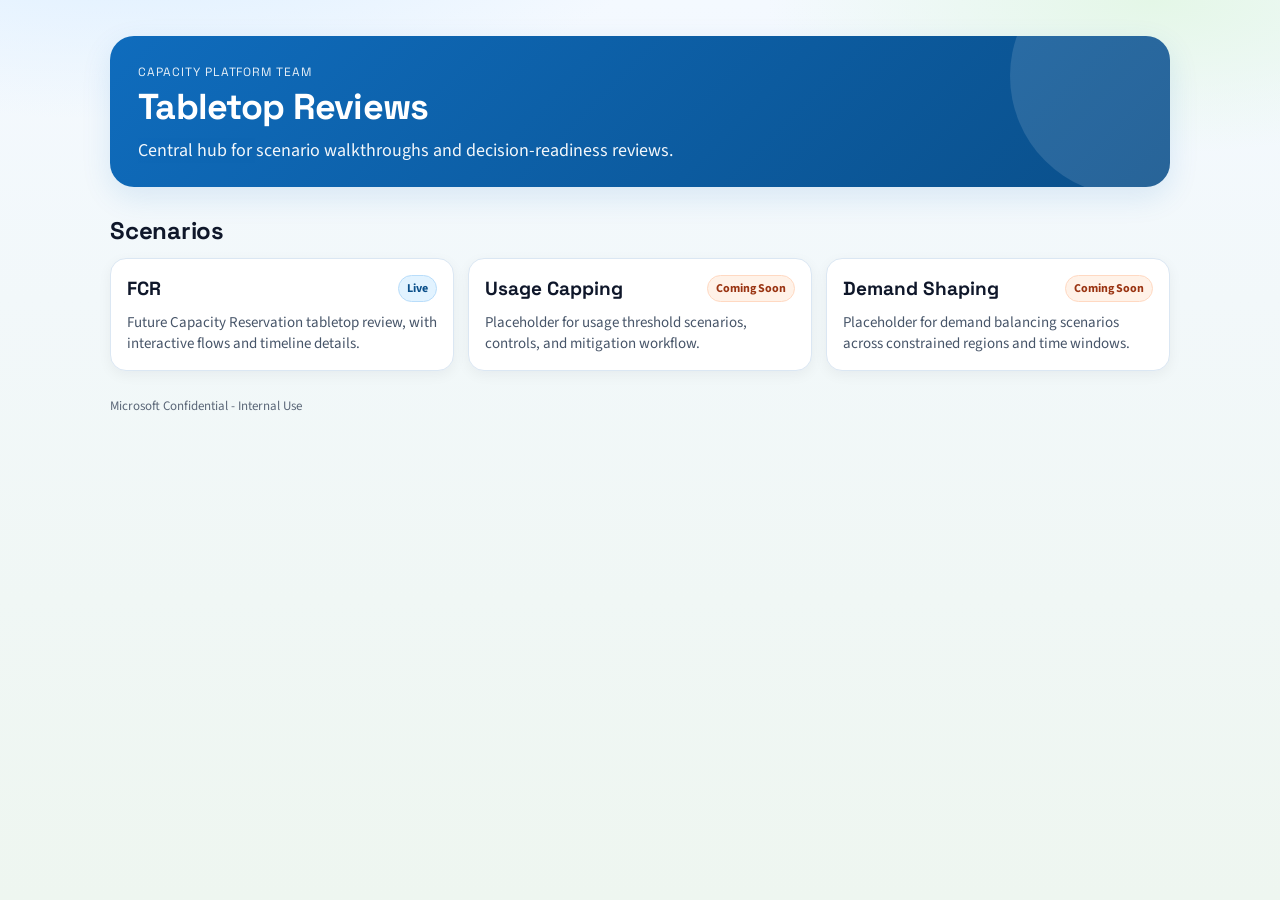
<file: index.html>
<!doctype html>
<html lang="en">
<head>
  <meta charset="UTF-8" />
  <meta name="viewport" content="width=device-width, initial-scale=1.0" />
  <title>Capacity Platform Team</title>
  <link rel="preconnect" href="https://fonts.googleapis.com">
  <link rel="preconnect" href="https://fonts.gstatic.com" crossorigin>
  <link href="https://fonts.googleapis.com/css2?family=Space+Grotesk:wght@400;500;700&family=Source+Sans+3:wght@400;600&display=swap" rel="stylesheet">
  <style>
    :root{
      --bg-1:#f4f9ff;
      --bg-2:#eef6f0;
      --card:#ffffff;
      --text:#0f172a;
      --muted:#475569;
      --brand:#0f6cbd;
      --brand-dark:#0a4f8a;
      --ok:#0f7b43;
      --coming:#9a3412;
      --border:#dbe7f3;
      --shadow:0 10px 30px rgba(15, 108, 189, 0.12);
      --radius:16px;
    }

    *{box-sizing:border-box}
    body{
      margin:0;
      font-family:"Source Sans 3", "Segoe UI", Tahoma, sans-serif;
      color:var(--text);
      background:
        radial-gradient(900px 350px at 10% -10%, #dbeeff 0%, transparent 60%),
        radial-gradient(700px 280px at 90% 0%, #e4f7e7 0%, transparent 55%),
        linear-gradient(180deg, var(--bg-1), var(--bg-2));
      min-height:100vh;
    }

    .wrap{
      max-width:1100px;
      margin:0 auto;
      padding:36px 20px 48px;
    }

    .hero{
      background:linear-gradient(135deg, var(--brand), var(--brand-dark));
      color:#fff;
      border-radius:24px;
      padding:28px 28px 24px;
      box-shadow:var(--shadow);
      position:relative;
      overflow:hidden;
    }

    .hero::after{
      content:"";
      position:absolute;
      right:-80px;
      top:-80px;
      width:240px;
      height:240px;
      border-radius:50%;
      background:rgba(255,255,255,0.12);
    }

    .eyebrow{
      font-family:"Space Grotesk", sans-serif;
      letter-spacing:.08em;
      text-transform:uppercase;
      font-size:12px;
      opacity:.9;
      margin-bottom:8px;
    }

    h1{
      margin:0;
      font-family:"Space Grotesk", sans-serif;
      font-size:36px;
      line-height:1.1;
      letter-spacing:-0.02em;
    }

    .sub{
      margin:10px 0 0;
      max-width:760px;
      font-size:18px;
      opacity:.95;
    }

    .section-title{
      margin:28px 0 12px;
      font-family:"Space Grotesk", sans-serif;
      font-size:24px;
      letter-spacing:-0.01em;
    }

    .grid{
      display:grid;
      grid-template-columns:repeat(auto-fit, minmax(250px, 1fr));
      gap:14px;
    }

    .card{
      background:var(--card);
      border:1px solid var(--border);
      border-radius:var(--radius);
      padding:16px;
      box-shadow:0 4px 14px rgba(15, 23, 42, 0.05);
      transition:transform .18s ease, box-shadow .18s ease, border-color .18s ease;
      text-decoration:none;
      color:inherit;
      display:block;
    }

    .card:hover{
      transform:translateY(-3px);
      border-color:#bfd8f2;
      box-shadow:0 10px 24px rgba(15, 108, 189, 0.15);
    }

    .top{
      display:flex;
      justify-content:space-between;
      align-items:center;
      gap:8px;
      margin-bottom:10px;
    }

    .name{
      font-family:"Space Grotesk", sans-serif;
      font-size:19px;
      margin:0;
    }

    .tag{
      font-size:12px;
      font-weight:700;
      padding:4px 8px;
      border-radius:999px;
      background:#e2f3ff;
      color:var(--brand-dark);
      border:1px solid #b9ddfa;
      white-space:nowrap;
    }

    .tag.coming{
      background:#fff2e8;
      color:var(--coming);
      border-color:#ffd9c2;
    }

    .desc{
      margin:0;
      color:var(--muted);
      font-size:15px;
      line-height:1.4;
    }

    .footer{
      margin-top:26px;
      color:#5b6778;
      font-size:13px;
    }

    @media (max-width:700px){
      h1{font-size:30px}
      .sub{font-size:16px}
      .hero{padding:22px}
    }
  </style>
</head>
<body>
  <div class="wrap">
    <header class="hero">
      <div class="eyebrow">Capacity Platform Team</div>
      <h1>Tabletop Reviews</h1>
      <p class="sub">
        Central hub for scenario walkthroughs and decision-readiness reviews.
      </p>
    </header>

    <h2 class="section-title">Scenarios</h2>

    <section class="grid">
      <a class="card" href="Tabletop/FCR/fcr-tabletop-review.html">
        <div class="top">
          <h3 class="name">FCR</h3>
          <span class="tag">Live</span>
        </div>
        <p class="desc">
          Future Capacity Reservation tabletop review, with interactive flows and timeline details.
        </p>
      </a>

      <a class="card" href="#" onclick="return false;" aria-disabled="true">
        <div class="top">
          <h3 class="name">Usage Capping</h3>
          <span class="tag coming">Coming Soon</span>
        </div>
        <p class="desc">
          Placeholder for usage threshold scenarios, controls, and mitigation workflow.
        </p>
      </a>

      <a class="card" href="#" onclick="return false;" aria-disabled="true">
        <div class="top">
          <h3 class="name">Demand Shaping</h3>
          <span class="tag coming">Coming Soon</span>
        </div>
        <p class="desc">
          Placeholder for demand balancing scenarios across constrained regions and time windows.
        </p>
      </a>
    </section>

    <p class="footer">Microsoft Confidential - Internal Use</p>
  </div>
</body>
</html>
</file>
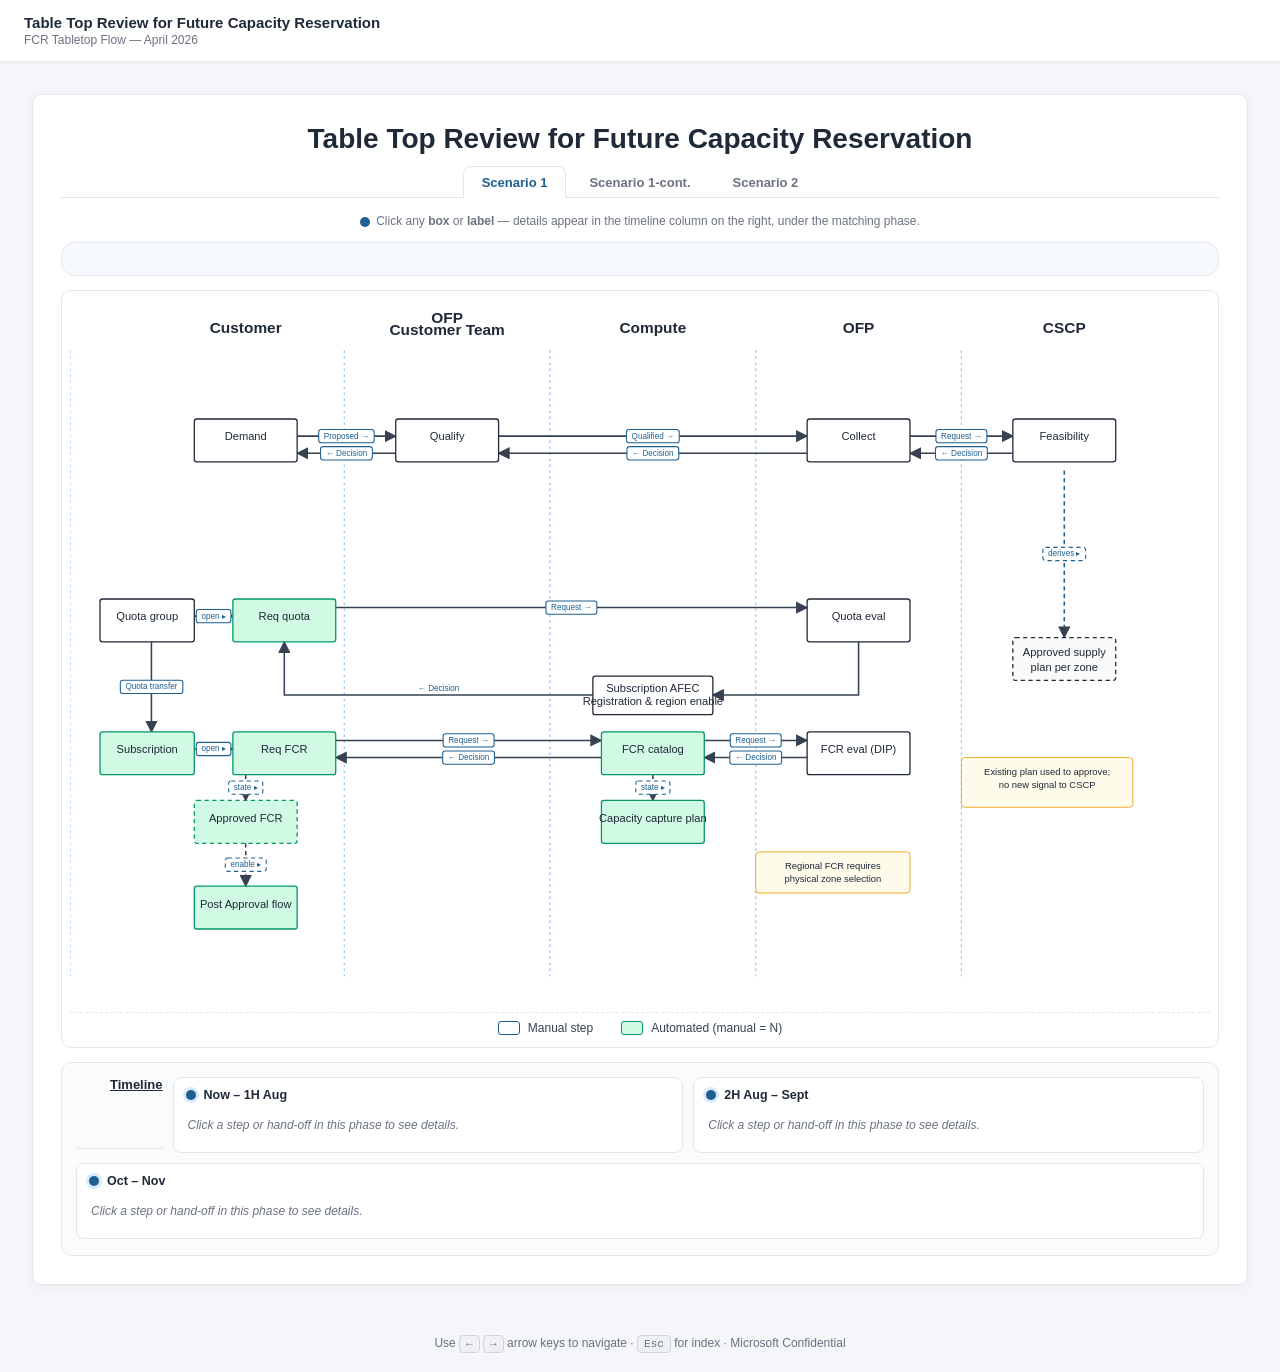
<file: Tabletop/FCR/fcr-tabletop-review.html>
<!doctype html>
<html lang="en"><head><meta charset="utf-8"><title>Table Top Review for Future Capacity Reservation</title><link rel="stylesheet" href="fcr-styles.css"></head>
<body>
<header>
  <div><div class="title">Table Top Review for Future Capacity Reservation</div><div class="deck">FCR Tabletop Flow — April 2026</div></div>
</header>
<main>
  <div class="slide-wrap">
    <h1 style="font-size:24px;margin:0 0 6px;font-weight:600;text-align:center">Table Top Review for Future Capacity Reservation</h1>
    <div class="tt-tabs" role="tablist" aria-label="Scenario tabs">
      <button class="tt-tab active" role="tab" aria-selected="true" data-tab="s1">Scenario 1</button>
      <button class="tt-tab" role="tab" aria-selected="false" data-tab="s1c">Scenario 1-cont.</button>
      <button class="tt-tab" role="tab" aria-selected="false" data-tab="s2">Scenario 2</button>
    </div>

    <!-- ============= SCENARIO 1 (slide 06 content) ============= -->
    <section class="tt-panel active" data-panel="s1">
      <div class="legend">
        <span><span class="dot" style="background:#1e6091"></span>Click any <strong>box</strong> or <strong>label</strong> &mdash; details appear in the timeline column on the right, under the matching phase.</span>
      </div>
      <div class="flow-layout">
        <aside class="demand-col">
          <div class="demand-card is-empty">
            <h2 class="demand-title"></h2>
            <span class="demand-layer"></span>
            <hr class="demand-rule">
            <div class="demand-section edge-only"><div class="demand-code demand-data"></div></div>
            <div class="demand-section node-only"><div class="demand-label"><span class="demand-icon">&#9312;</span>COMMITMENT REP &amp; SIGN-OFF POC</div><div class="demand-body demand-rep"></div></div>
            <div class="demand-section node-only"><div class="demand-label"><span class="demand-icon">&#9313;</span>PURPOSE / DESCRIPTION</div><div class="demand-body demand-purpose"></div></div>
            <div class="demand-section node-only"><div class="demand-label"><span class="demand-icon">&#9881;</span>EXPECTED INPUTS</div><div class="demand-code demand-inputs"></div></div>
            <div class="demand-section node-only"><span class="demand-pill green">&bull; Agreed upon</span><table class="demand-agreed"><thead><tr><th>What will be done</th><th>What will not be done</th></tr></thead><tbody class="demand-agreed-body"></tbody></table></div>
            <div class="demand-section node-only"><span class="demand-pill red">&bull; What still needs alignment?</span><div class="demand-code demand-align"></div></div>
            <div class="demand-section node-only"><div class="demand-label"><span class="demand-icon">&#9881;</span>KEY CALLOUTS</div><div class="demand-code demand-callouts"></div></div>
          </div>
        </aside>
        <div class="flow-svg-wrap">
          <svg viewBox="-90 0 1330 820" xmlns="http://www.w3.org/2000/svg" class="flow" preserveAspectRatio="xMidYMid meet">
            <defs><marker id="arr-s1" viewBox="0 0 10 10" refX="9" refY="5" markerWidth="8" markerHeight="8" orient="auto-start-reverse"><path d="M0,0 L10,5 L0,10 z" fill="#374151"/></marker></defs>
            <g font-family="Segoe UI, sans-serif" font-size="18" font-weight="600" text-anchor="middle" fill="#1f2937">
              <text x="115" y="40">Customer</text><text x="350" y="28"><tspan x="350">OFP</tspan><tspan x="350" dy="14">Customer Team</tspan></text><text x="590" y="40">Compute</text><text x="830" y="40">OFP</text><text x="1070" y="40">CSCP</text>
            </g>
            <g stroke="#93c5fd" stroke-width="1.5" stroke-dasharray="3 4">
              <line x1="-90" y1="60" x2="-90" y2="790"/><line x1="230" y1="60" x2="230" y2="790"/><line x1="470" y1="60" x2="470" y2="790"/><line x1="710" y1="60" x2="710" y2="790"/><line x1="950" y1="60" x2="950" y2="790"/>
            </g>
            <g class="phase-bands">
              <rect class="phase-band" data-phase="p1" x="-90" y="80" width="1330" height="240" fill="#f8fafc" opacity="0"/>
              <rect class="phase-band" data-phase="p2" x="-90" y="320" width="1330" height="330" fill="#f8fafc" opacity="0"/>
              <rect class="phase-band" data-phase="p3" x="-90" y="650" width="1330" height="160" fill="#f8fafc" opacity="0"/>
            </g>
            <g class="edges" stroke="#374151" stroke-width="1.8" fill="none">
              <g class="edge" data-id="e1"  data-phase="p1"><line x1="175" y1="160" x2="290" y2="160" marker-end="url(#arr-s1)"/><text x="232" y="152" class="elabel">Proposed →</text></g>
              <g class="edge" data-id="e2"  data-phase="p1"><line x1="290" y1="180" x2="175" y2="180" marker-end="url(#arr-s1)"/><text x="232" y="198" class="elabel">← Decision</text></g>
              <g class="edge" data-id="e3"  data-phase="p1"><line x1="410" y1="160" x2="770" y2="160" marker-end="url(#arr-s1)"/><text x="590" y="152" class="elabel">Qualified →</text></g>
              <g class="edge" data-id="e4"  data-phase="p1"><line x1="770" y1="180" x2="410" y2="180" marker-end="url(#arr-s1)"/><text x="590" y="198" class="elabel">← Decision</text></g>
              <g class="edge" data-id="e5"  data-phase="p1"><line x1="890" y1="160" x2="1010" y2="160" marker-end="url(#arr-s1)"/><text x="950" y="152" class="elabel">Request →</text></g>
              <g class="edge" data-id="e6"  data-phase="p1"><line x1="1010" y1="180" x2="890" y2="180" marker-end="url(#arr-s1)"/><text x="950" y="198" class="elabel">← Decision</text></g>
              <g class="edge" data-id="e7"  data-phase="p2"><line x1="55" y1="370" x2="100" y2="370" marker-end="url(#arr-s1)"/><text x="78" y="362" class="elabel">open ▸</text></g>
              <g class="edge" data-id="e8"  data-phase="p2"><line x1="220" y1="360" x2="770" y2="360" marker-end="url(#arr-s1)"/><text x="495" y="352" class="elabel">Request →</text></g>
              <g class="edge" data-id="e9"  data-phase="p2"><polyline points="830,400 830,462 660,462" marker-end="url(#arr-s1)"/></g>
              <g class="edge" data-id="e21" data-phase="p2"><polyline points="520,462 160,462 160,400" marker-end="url(#arr-s1)"/><text x="340" y="455" class="elabel">← Decision</text></g>
              <g class="edge" data-id="e10" data-phase="p2"><line x1="5" y1="400" x2="5" y2="505" marker-end="url(#arr-s1)"/><text x="15" y="455" class="elabel" text-anchor="start">Quota transfer</text></g>
              <g class="edge" data-id="e11" data-phase="p2"><line x1="55" y1="525" x2="100" y2="525" marker-end="url(#arr-s1)"/><text x="78" y="517" class="elabel">open ▸</text></g>
              <g class="edge" data-id="e12" data-phase="p2"><line x1="220" y1="515" x2="530" y2="515" marker-end="url(#arr-s1)"/><text x="375" y="507" class="elabel">Request →</text></g>
              <g class="edge" data-id="e13" data-phase="p2"><line x1="530" y1="535" x2="220" y2="535" marker-end="url(#arr-s1)"/><text x="375" y="553" class="elabel">← Decision</text></g>
              <g class="edge" data-id="e14" data-phase="p2"><line x1="650" y1="515" x2="770" y2="515" marker-end="url(#arr-s1)"/><text x="710" y="507" class="elabel">Request →</text></g>
              <g class="edge" data-id="e15" data-phase="p2"><line x1="770" y1="535" x2="650" y2="535" marker-end="url(#arr-s1)"/><text x="710" y="553" class="elabel">← Decision</text></g>
              <g class="edge" data-id="e16" data-phase="p2" stroke-dasharray="5 4"><line x1="115" y1="555" x2="115" y2="585" marker-end="url(#arr-s1)"/><text x="135" y="572" class="elabel" text-anchor="start">state ▸</text></g>
              <g class="edge" data-id="e17" data-phase="p2" stroke-dasharray="5 4"><line x1="590" y1="555" x2="590" y2="585" marker-end="url(#arr-s1)"/><text x="610" y="572" class="elabel" text-anchor="start">state ▸</text></g>
              <g class="edge" data-id="e18" data-phase="p2" stroke-dasharray="5 4" stroke="#1e6091"><line x1="1070" y1="200" x2="1070" y2="395" marker-end="url(#arr-s1)"/><text x="1088" y="300" class="elabel" text-anchor="start">derives ▸</text></g>
              <g class="edge" data-id="e19" data-phase="p3" stroke-dasharray="5 4"><line x1="115" y1="635" x2="115" y2="685" marker-end="url(#arr-s1)"/><text x="135" y="660" class="elabel" text-anchor="start">enable ▸</text></g>
            </g>
            <g class="nodes">
              <g class="node" data-id="n1"  data-phase="p1"><rect x="55"   y="140" width="120" height="50" rx="3"/><text x="115"  y="165">Demand</text></g>
              <g class="node" data-id="n2"  data-phase="p1"><rect x="290"  y="140" width="120" height="50" rx="3"/><text x="350"  y="165">Qualify</text></g>
              <g class="node" data-id="n3"  data-phase="p1"><rect x="770"  y="140" width="120" height="50" rx="3"/><text x="830"  y="165">Collect</text></g>
              <g class="node" data-id="n4"  data-phase="p1"><rect x="1010" y="140" width="120" height="50" rx="3"/><text x="1070" y="165">Feasibility</text></g>
              <g class="node" data-id="n5"  data-phase="p2"><rect x="-55"  y="350" width="110" height="50" rx="3"/><text x="0"    y="375">Quota group</text></g>
              <g class="node" data-id="n6"  data-phase="p2"><rect x="100"  y="350" width="120" height="50" rx="3"/><text x="160"  y="375">Req quota</text></g>
              <g class="node" data-id="n7"  data-phase="p2"><rect x="770"  y="350" width="120" height="50" rx="3"/><text x="830"  y="375">Quota eval</text></g>
              <g class="node" data-id="n17" data-phase="p2"><rect x="520"  y="440" width="140" height="45" rx="3"/><text x="590"  y="458">Subscription AFEC</text><text x="590"  y="474">Registration &amp; region enable</text></g>
              <g class="node" data-id="n8"  data-phase="p2"><rect x="-55"  y="505" width="110" height="50" rx="3"/><text x="0"    y="530">Subscription</text></g>
              <g class="node" data-id="n9"  data-phase="p2"><rect x="100"  y="505" width="120" height="50" rx="3"/><text x="160"  y="530">Req FCR</text></g>
              <g class="node" data-id="n10" data-phase="p2"><rect x="530"  y="505" width="120" height="50" rx="3"/><text x="590"  y="530">FCR catalog</text></g>
              <g class="node" data-id="n11" data-phase="p2"><rect x="770"  y="505" width="120" height="50" rx="3"/><text x="830"  y="530">FCR eval (DIP)</text></g>
              <g class="node dashed" data-id="n12" data-phase="p2"><rect x="55"   y="585" width="120" height="50" rx="3"/><text x="115"  y="610">Approved FCR</text></g>
              <g class="node" data-id="n13" data-phase="p2"><rect x="530"  y="585" width="120" height="50" rx="3"/><text x="590"  y="610">Capacity capture plan</text></g>
              <g class="node dashed" data-id="n14" data-phase="p2"><rect x="1010" y="395" width="120" height="50" rx="3"/><text x="1070" y="416">Approved supply</text><text x="1070" y="434">plan per zone</text></g>
              <g class="node" data-id="n15" data-phase="p3"><rect x="55"   y="685" width="120" height="50" rx="3"/><text x="115"  y="710">Post Approval flow</text></g>
            </g>
            <g font-family="Segoe UI, sans-serif" font-size="11" fill="#1f2937">
              <rect x="710" y="645" width="180" height="48" rx="4" fill="#fffbeb" stroke="#f59e0b" stroke-width="1"/>
              <text x="800" y="665" text-anchor="middle">Regional FCR requires</text>
              <text x="800" y="680" text-anchor="middle">physical zone selection</text>
              <rect x="950" y="535" width="200" height="58" rx="4" fill="#fffbeb" stroke="#f59e0b" stroke-width="1"/>
              <text x="1050" y="555" text-anchor="middle">Existing plan used to approve;</text>
              <text x="1050" y="570" text-anchor="middle">no new signal to CSCP</text>
            </g>
          </svg>
          <div class="flow-legend">
            <span class="lg-item"><span class="lg-swatch lg-manual"></span>Manual step</span>
            <span class="lg-item"><span class="lg-swatch lg-auto"></span>Automated (manual = N)</span>
          </div>
        </div>
        <aside class="timeline-col">
          <div class="tl-header">Timeline</div>
          <div class="tl-phase" data-phase="p1" style="flex:0 0 37%"><div class="tl-band"><span class="tl-dot"></span><span class="tl-label">Now &ndash; 1H Aug</span></div><div class="tl-detail"><div class="tl-empty">Click a step or hand-off in this phase to see details.</div><div class="tl-content" hidden><div class="tl-kind"></div><h4 class="tl-title"></h4><div class="tl-body"></div></div></div></div>
          <div class="tl-phase" data-phase="p2" style="flex:0 0 32%"><div class="tl-band"><span class="tl-dot"></span><span class="tl-label">2H Aug &ndash; Sept</span></div><div class="tl-detail"><div class="tl-empty">Click a step or hand-off in this phase to see details.</div><div class="tl-content" hidden><div class="tl-kind"></div><h4 class="tl-title"></h4><div class="tl-body"></div></div></div></div>
          <div class="tl-phase" data-phase="p3" style="flex:0 0 21%"><div class="tl-band"><span class="tl-dot"></span><span class="tl-label">Oct &ndash; Nov</span></div><div class="tl-detail"><div class="tl-empty">Click a step or hand-off in this phase to see details.</div><div class="tl-content" hidden><div class="tl-kind"></div><h4 class="tl-title"></h4><div class="tl-body"></div></div></div></div>
        </aside>
      </div>
    </section>

    <!-- ============= SCENARIO 1-cont. (slide 07 content) ============= -->
    <section class="tt-panel" data-panel="s1c" hidden>
      <h2 class="tt-subtitle">Scenario 1 &mdash; Post Approval (Holiday 2026)</h2>
      <div class="legend">
        <span><span class="dot" style="background:#1e6091"></span>Click any <strong>box</strong> or <strong>label</strong> &mdash; details appear in the timeline column on the right, under the matching phase.</span>
      </div>
      <div class="flow-layout">
        <aside class="demand-col">
          <div class="demand-card is-empty">
            <h2 class="demand-title"></h2>
            <span class="demand-layer"></span>
            <hr class="demand-rule">
            <div class="demand-section edge-only"><div class="demand-code demand-data"></div></div>
            <div class="demand-section node-only"><div class="demand-label"><span class="demand-icon">&#9312;</span>COMMITMENT REP &amp; SIGN-OFF POC</div><div class="demand-body demand-rep"></div></div>
            <div class="demand-section node-only"><div class="demand-label"><span class="demand-icon">&#9313;</span>PURPOSE / DESCRIPTION</div><div class="demand-body demand-purpose"></div></div>
            <div class="demand-section node-only"><div class="demand-label"><span class="demand-icon">&#9881;</span>EXPECTED INPUTS</div><div class="demand-code demand-inputs"></div></div>
            <div class="demand-section node-only"><span class="demand-pill green">&bull; Agreed upon</span><table class="demand-agreed"><thead><tr><th>What will be done</th><th>What will not be done</th></tr></thead><tbody class="demand-agreed-body"></tbody></table></div>
            <div class="demand-section node-only"><span class="demand-pill red">&bull; What still needs alignment?</span><div class="demand-code demand-align"></div></div>
            <div class="demand-section node-only"><div class="demand-label"><span class="demand-icon">&#9881;</span>KEY CALLOUTS</div><div class="demand-code demand-callouts"></div></div>
          </div>
        </aside>
        <div class="flow-svg-wrap">
          <svg viewBox="0 0 1400 620" xmlns="http://www.w3.org/2000/svg" class="flow">
            <defs><marker id="arr-s1c" viewBox="0 0 10 10" refX="9" refY="5" markerWidth="8" markerHeight="8" orient="auto-start-reverse"><path d="M0,0 L10,5 L0,10 z" fill="#374151"/></marker></defs>
            <g font-family="Segoe UI, sans-serif" font-size="18" font-weight="600" text-anchor="middle" fill="#1f2937">
              <text x="275" y="40">Customer</text><text x="510" y="28"><tspan x="510">OFP</tspan><tspan x="510" dy="14">Customer Team</tspan></text><text x="750" y="40">Compute</text><text x="990" y="40">OFP</text><text x="1230" y="40">CSCP</text>
            </g>
            <g stroke="#93c5fd" stroke-width="1.5" stroke-dasharray="3 4">
              <line x1="160" y1="60" x2="160" y2="600"/><line x1="390" y1="60" x2="390" y2="600"/><line x1="630" y1="60" x2="630" y2="600"/><line x1="870" y1="60" x2="870" y2="600"/><line x1="1110" y1="60" x2="1110" y2="600"/>
            </g>
            <g class="phase-bands">
              <rect class="phase-band" data-phase="p1" x="160" y="80" width="1240" height="230" fill="#f8fafc" opacity="0"/>
              <rect class="phase-band" data-phase="p2" x="160" y="310" width="1240" height="270" fill="#f8fafc" opacity="0"/>
            </g>
            <g class="edges" stroke="#374151" stroke-width="1.8" fill="none">
              <g class="edge" data-id="e1" data-phase="p1"><line x1="335" y1="232" x2="690" y2="232" marker-end="url(#arr-s1c)"/><text x="510" y="224" class="elabel">supply ▸</text></g>
              <g class="edge" data-id="e2" data-phase="p1"><line x1="810" y1="232" x2="1170" y2="232" marker-end="url(#arr-s1c)"/><text x="990" y="224" class="elabel">signal ▸</text></g>
              <g class="edge" data-id="e3" data-phase="p2"><polyline points="1230,256 1230,460 1058,460" marker-end="url(#arr-s1c)"/><text x="1222" y="452" class="elabel" text-anchor="end">plan ▸</text></g>
              <g class="edge" data-id="e5" data-phase="p2"><line x1="930" y1="460" x2="810" y2="460" marker-end="url(#arr-s1c)"/><text x="870" y="452" class="elabel">build ▸</text></g>
              <g class="edge" data-id="e6" data-phase="p2"><line x1="690" y1="460" x2="335" y2="460" marker-end="url(#arr-s1c)"/><text x="510" y="452" class="elabel">deliver ▸</text></g>
            </g>
            <g class="nodes">
              <g class="node" data-id="n1" data-phase="p1"><rect x="215" y="212" width="120" height="40" rx="3"/><text x="275" y="237">Approved FCR</text></g>
              <g class="node" data-id="n2" data-phase="p1"><rect x="690" y="155" width="120" height="40" rx="3"/><text x="750" y="180">Capacity capture plan</text></g>
              <g class="node" data-id="n3" data-phase="p1"><rect x="690" y="212" width="120" height="44" rx="3"/><text x="750" y="230">Supply Signal</text><text x="750" y="248">generation</text></g>
              <g class="node" data-id="n4" data-phase="p1"><rect x="1170" y="212" width="120" height="44" rx="3"/><text x="1230" y="230">Supply</text><text x="1230" y="248">Planning</text></g>
              <g class="node" data-id="n5" data-phase="p2"><rect x="215" y="435" width="120" height="50" rx="3"/><text x="275" y="455">Live FCR by</text><text x="275" y="473">Need by Date</text></g>
              <g class="node" data-id="n6" data-phase="p2"><rect x="690" y="435" width="120" height="50" rx="3"/><text x="750" y="455">Secure</text><text x="750" y="473">Capacity</text></g>
              <g class="node" data-id="n7" data-phase="p2"><rect x="690" y="500" width="120" height="40" rx="3"/><text x="750" y="525">Capacity capture plan</text></g>
              <g class="node" data-id="n8" data-phase="p2"><rect x="930" y="440" width="120" height="40" rx="3"/><text x="990" y="465">Buildout</text></g>
            </g>
          </svg>
          <div class="flow-legend">
            <span class="lg-item"><span class="lg-swatch lg-manual"></span>Manual step</span>
            <span class="lg-item"><span class="lg-swatch lg-auto"></span>Automated (manual = N)</span>
          </div>
        </div>
        <aside class="timeline-col">
          <div class="tl-header">Timeline</div>
          <div class="tl-phase" data-phase="p1" style="flex:0 0 40%"><div class="tl-band"><span class="tl-dot"></span><span class="tl-label">2H Aug &ndash; Sept</span></div><div class="tl-detail"><div class="tl-empty">Click a step or hand-off in this phase to see details.</div><div class="tl-content" hidden><div class="tl-kind"></div><h4 class="tl-title"></h4><div class="tl-body"></div></div></div></div>
          <div class="tl-phase" data-phase="p2" style="flex:0 0 44%"><div class="tl-band"><span class="tl-dot"></span><span class="tl-label">Oct &ndash; Nov</span></div><div class="tl-detail"><div class="tl-empty">Click a step or hand-off in this phase to see details.</div><div class="tl-content" hidden><div class="tl-kind"></div><h4 class="tl-title"></h4><div class="tl-body"></div></div></div></div>
        </aside>
      </div>
    </section>

    <!-- ============= SCENARIO 2 (slide 08 content) ============= -->
    <section class="tt-panel" data-panel="s2" hidden>
      <h2 class="tt-subtitle">Scenario 2 &mdash; Mitigation and Recovery (Holiday 2026)</h2>
      <div class="legend">
        <span><span class="dot" style="background:#1e6091"></span>Click any <strong>box</strong> for step details</span>
        <span><span class="dot" style="background:#c2410c"></span>Click any <strong>label</strong> above an arrow for hand-off details</span>
      </div>
      <div class="flow-layout">
        <aside class="demand-col">
          <div class="demand-card is-empty">
            <h2 class="demand-title"></h2>
            <span class="demand-layer"></span>
            <hr class="demand-rule">
            <div class="demand-section edge-only"><div class="demand-code demand-data"></div></div>
            <div class="demand-section node-only"><div class="demand-label"><span class="demand-icon">&#9312;</span>COMMITMENT REP &amp; SIGN-OFF POC</div><div class="demand-body demand-rep"></div></div>
            <div class="demand-section node-only"><div class="demand-label"><span class="demand-icon">&#9313;</span>PURPOSE / DESCRIPTION</div><div class="demand-body demand-purpose"></div></div>
            <div class="demand-section node-only"><div class="demand-label"><span class="demand-icon">&#9881;</span>EXPECTED INPUTS</div><div class="demand-code demand-inputs"></div></div>
            <div class="demand-section node-only"><span class="demand-pill green">&bull; Agreed upon</span><table class="demand-agreed"><thead><tr><th>What will be done</th><th>What will not be done</th></tr></thead><tbody class="demand-agreed-body"></tbody></table></div>
            <div class="demand-section node-only"><span class="demand-pill red">&bull; What still needs alignment?</span><div class="demand-code demand-align"></div></div>
            <div class="demand-section node-only"><div class="demand-label"><span class="demand-icon">&#9881;</span>KEY CALLOUTS</div><div class="demand-code demand-callouts"></div></div>
          </div>
        </aside>
        <div class="flow-svg-wrap">
          <svg viewBox="0 0 1400 720" xmlns="http://www.w3.org/2000/svg" class="flow">
            <defs><marker id="arr-s2" viewBox="0 0 10 10" refX="9" refY="5" markerWidth="8" markerHeight="8" orient="auto-start-reverse"><path d="M0,0 L10,5 L0,10 z" fill="#374151"/></marker></defs>
            <g font-family="Segoe UI, sans-serif" font-size="18" font-weight="600" text-anchor="middle" fill="#1f2937">
              <text x="275" y="40">Customer</text><text x="510" y="28"><tspan x="510">OFP</tspan><tspan x="510" dy="14">Customer Team</tspan></text><text x="750" y="40">Compute</text><text x="990" y="40">OFP</text><text x="1230" y="40">CSCP</text>
            </g>
            <g stroke="#93c5fd" stroke-width="1.5" stroke-dasharray="3 4">
              <line x1="160" y1="60" x2="160" y2="700"/><line x1="390" y1="60" x2="390" y2="700"/><line x1="630" y1="60" x2="630" y2="700"/><line x1="870" y1="60" x2="870" y2="700"/><line x1="1110" y1="60" x2="1110" y2="700"/>
            </g>
            <g class="phase-bands">
              <rect class="phase-band" data-phase="p1" x="160" y="80" width="1240" height="620" fill="#f8fafc" opacity="0"/>
            </g>
            <g font-family="Segoe UI, sans-serif" font-size="13" font-weight="600" fill="#1f2937" text-anchor="middle">
              <rect x="15" y="365" width="130" height="44" rx="3" fill="#fff" stroke="#374151" stroke-width="1.2"/>
              <text x="80" y="383">Proactive</text><text x="80" y="400">Mitigation</text>
              <rect x="15" y="600" width="130" height="44" rx="3" fill="#fff" stroke="#374151" stroke-width="1.2"/>
              <text x="80" y="618">Reactive</text><text x="80" y="635">Mitigation</text>
            </g>
            <line x1="160" y1="565" x2="1390" y2="565" stroke="#94a3b8" stroke-width="1.2" stroke-dasharray="4 4"/>
            <g class="edges" stroke="#374151" stroke-width="1.8" fill="none">
              <g class="edge" data-id="e1" data-phase="p1"><line x1="335" y1="305" x2="690" y2="305" marker-end="url(#arr-s2)"/><text x="510" y="297" class="elabel">Tracing</text></g>
              <g class="edge" data-id="e2" data-phase="p1"><line x1="810" y1="305" x2="930" y2="305" marker-end="url(#arr-s2)"/><text x="870" y="297" class="elabel">Alert →</text></g>
              <g class="edge" data-id="e3" data-phase="p1"><line x1="1050" y1="305" x2="1150" y2="305" marker-end="url(#arr-s2)"/><text x="1100" y="297" class="elabel">deploy ▸</text></g>
              <g class="edge" data-id="e4" data-phase="p1"><line x1="1150" y1="447" x2="1050" y2="447" marker-end="url(#arr-s2)"/><text x="1100" y="439" class="elabel">mitigate ▸</text></g>
              <g class="edge" data-id="e5" data-phase="p1"><line x1="930" y1="447" x2="810" y2="447" marker-end="url(#arr-s2)"/><text x="870" y="439" class="elabel">← Update</text></g>
              <g class="edge" data-id="e6" data-phase="p1"><line x1="690" y1="447" x2="335" y2="447" marker-end="url(#arr-s2)"/><text x="510" y="439" class="elabel">← Update</text></g>
              <g class="edge" data-id="e7" data-phase="p1"><line x1="335" y1="622" x2="925" y2="622" marker-start="url(#arr-s2)" marker-end="url(#arr-s2)"/><text x="630" y="614" class="elabel">Customer interactions ↔</text></g>
              <g class="edge" data-id="e8" data-phase="p1"><line x1="830" y1="675" x2="925" y2="675" marker-start="url(#arr-s2)" marker-end="url(#arr-s2)"/><text x="878" y="667" class="elabel">Eng mitigation ↔</text></g>
            </g>
            <g class="nodes">
              <g class="node" data-id="n1" data-phase="p1"><rect x="215" y="285" width="120" height="40" rx="3"/><text x="275" y="310">Approved FCR</text></g>
              <g class="node" data-id="n2" data-phase="p1"><rect x="690" y="280" width="120" height="50" rx="3"/><text x="750" y="300">FCR slippage</text><text x="750" y="318">trigger</text></g>
              <g class="node" data-id="n3" data-phase="p1"><rect x="930" y="280" width="120" height="50" rx="3"/><text x="990" y="300">Kick off mitigation</text><text x="990" y="318">action</text></g>
              <g class="node" data-id="n4" data-phase="p1"><rect x="1150" y="280" width="170" height="190" rx="3"/><text x="1235" y="300" font-size="12">Deploy one of</text><text x="1235" y="318" font-size="12">approved mitigations:</text><text x="1235" y="356" font-size="12">• Cluster expedite</text><text x="1235" y="396" font-size="12">• Cluster repurpose</text></g>
              <g class="node" data-id="n5" data-phase="p1"><rect x="215" y="420" width="120" height="56" rx="3"/><text x="275" y="438">FCR made</text><text x="275" y="454">available on</text><text x="275" y="470">need by date</text></g>
              <g class="node" data-id="n6" data-phase="p1"><rect x="690" y="425" width="120" height="44" rx="3"/><text x="750" y="443">Cluster</text><text x="750" y="461">allocated</text></g>
              <g class="node" data-id="n7" data-phase="p1"><rect x="690" y="490" width="120" height="40" rx="3"/><text x="750" y="515">Capacity capture plan</text></g>
              <g class="node" data-id="n8" data-phase="p1"><rect x="930" y="425" width="120" height="44" rx="3"/><text x="990" y="443">Risk</text><text x="990" y="461">mitigated</text></g>
              <g class="node" data-id="n9" data-phase="p1"><rect x="215" y="600" width="120" height="44" rx="3"/><text x="275" y="618">Customer</text><text x="275" y="636">Failures</text></g>
              <g class="node" data-id="n10" data-phase="p1"><rect x="690" y="655" width="140" height="40" rx="3"/><text x="760" y="680">Engineering mitigation</text></g>
              <g class="node" data-id="n11" data-phase="p1"><rect x="925" y="600" width="130" height="95" rx="3"/><text x="990" y="640">Customer</text><text x="990" y="658">Support</text></g>
            </g>
          </svg>
          <div class="flow-legend">
            <span class="lg-item"><span class="lg-swatch lg-manual"></span>Manual step</span>
            <span class="lg-item"><span class="lg-swatch lg-auto"></span>Automated (manual = N)</span>
          </div>
        </div>
        <aside class="timeline-col">
          <div class="tl-header">Timeline</div>
          <div class="tl-phase" data-phase="p1" style="flex:1 1 100%"><div class="tl-band"><span class="tl-dot"></span><span class="tl-label">Oct &ndash; Nov</span></div><div class="tl-detail"><div class="tl-empty">Click a step or hand-off to see details.</div><div class="tl-content" hidden><div class="tl-kind"></div><h4 class="tl-title"></h4><div class="tl-body"></div></div></div></div>
        </aside>
      </div>
    </section>
  </div>
</main>
<footer>Use <span class="kbd">&larr;</span> <span class="kbd">&rarr;</span> arrow keys to navigate &middot; <span class="kbd">Esc</span> for index &middot; Microsoft Confidential</footer>

<style>
.legend{display:flex;gap:24px;justify-content:center;margin-bottom:14px;font-size:12px;color:#6b7280}
main{max-width:2400px}
.legend .dot{display:inline-block;width:10px;height:10px;border-radius:50%;margin-right:6px;vertical-align:middle}
.tt-tabs{display:flex;gap:4px;justify-content:center;margin:10px 0 16px;border-bottom:1px solid var(--border, #e5e7eb)}
.tt-tab{appearance:none;background:transparent;border:1px solid transparent;border-bottom:none;border-radius:8px 8px 0 0;padding:8px 18px;font:600 13px 'Segoe UI',sans-serif;color:#6b7280;cursor:pointer;position:relative;top:1px;transition:background .15s,color .15s,border-color .15s}
.tt-tab:hover{color:#1e6091;background:#f0f7ff}
.tt-tab.active{color:#1e6091;background:#fff;border-color:var(--border, #e5e7eb);border-bottom-color:#fff}
.tt-panel[hidden]{display:none}
.tt-subtitle{font-size:18px;margin:0 0 10px;font-weight:600;text-align:center;color:#1f2937}
.flow-layout{--left-col:460px;--right-col:300px;display:grid;grid-template-columns:var(--left-col) minmax(0,1fr) var(--right-col);gap:14px;align-items:stretch;transition:grid-template-columns .24s ease}
.flow-layout.left-collapsed{--left-col:30px}
.flow-layout.right-collapsed{--right-col:30px}

.demand-col{background:#f6f9fd;border:1px solid var(--border);border-radius:14px;padding:16px;display:flex;flex-direction:column;min-width:0;overflow:auto;position:relative}
.demand-card{display:flex;flex-direction:column;gap:14px}
.demand-title{margin:0;font-size:18px;font-weight:700;color:#1f2937;letter-spacing:.2px}
.demand-layer{align-self:flex-start;display:inline-flex;align-items:center;gap:6px;background:#eaf3fb;color:#1e6091;border-radius:999px;padding:3px 12px;font-size:11px;font-weight:700;letter-spacing:.6px;margin-top:-8px}
.demand-layer::before{content:"\2022";color:#1e6091;font-size:14px;line-height:0}
.demand-rule{border:0;border-top:1px solid #e5e7eb;margin:0}
.demand-section{display:flex;flex-direction:column;gap:6px}
.demand-label{display:flex;align-items:center;gap:8px;font-size:11.5px;font-weight:700;letter-spacing:.7px;color:#374151;text-transform:uppercase}
.demand-icon{display:inline-flex;align-items:center;justify-content:center;color:#6b7280;font-size:14px}
.demand-body{font-size:13px;line-height:1.5;color:#1f2937}
.demand-body p{margin:0 0 6px}
.demand-body p:last-child{margin-bottom:0}
.demand-code{font-family:'Consolas','Courier New',monospace;font-size:12px;line-height:1.5;color:#374151;background:#fff;border:1px solid #e5e7eb;border-radius:8px;padding:8px 12px}
.demand-code.placeholder{color:#9ca3af;font-style:normal}
.demand-pill{display:inline-flex;align-items:center;align-self:flex-start;font-size:12px;font-weight:600;border-radius:999px;padding:4px 12px;margin-bottom:2px}
.demand-pill.green{background:#dcfce7;color:#15803d}
.demand-pill.red{background:#ffedd5;color:#c2410c}
.demand-agreed{width:100%;border-collapse:separate;border-spacing:0;background:#fff;border:1px solid #e5e7eb;border-radius:8px;overflow:hidden;font-size:12.5px;line-height:1.45;color:#1f2937;table-layout:fixed}
.demand-agreed thead th{background:#f3f4f6;font-weight:600;text-align:left;padding:8px 12px;font-size:12px;color:#374151;border-bottom:1px solid #e5e7eb}
.demand-agreed thead th + th{border-left:1px solid #e5e7eb}
.demand-agreed tbody td{padding:8px 12px;vertical-align:top;border-top:1px solid #f1f5f9}
.demand-agreed tbody td + td{border-left:1px solid #f1f5f9}
.demand-agreed tbody tr:first-child td{border-top:0}

.demand-card.is-empty > *{display:none}
.demand-card.is-edge .node-only{display:none}
.demand-card:not(.is-edge) .edge-only{display:none}

.timeline-col{display:flex;flex-direction:column;gap:10px;background:#f9fbfd;border:1px solid var(--border);border-radius:10px;padding:14px 14px 16px;min-width:0;position:relative}
.tl-header{font-weight:700;font-size:13px;color:#1f2937;border-bottom:1px solid var(--border);padding:0 0 8px 34px;margin-bottom:4px;text-decoration:underline}
.tl-phase{display:flex;flex-direction:column;border:1px solid #e5e7eb;border-radius:8px;background:#fff;padding:10px 12px;min-height:0;transition:border-color .18s,box-shadow .18s,background .18s}
.tl-phase.active{border-color:#1e6091;box-shadow:0 0 0 2px rgba(30,96,145,.15);background:#f0f7ff}
.tl-band{display:flex;align-items:center;gap:8px;font-weight:600;font-size:12.5px;color:#1f2937;margin-bottom:6px}
.tl-dot{width:10px;height:10px;border-radius:50%;background:#1e6091;flex:0 0 auto;box-shadow:0 0 0 3px #dbeafe}
.tl-phase.active .tl-dot{background:#c2410c;box-shadow:0 0 0 3px #fed7aa}
.tl-detail{flex:1 1 auto;min-height:0;overflow:auto;font-size:12.5px;line-height:1.5;color:#374151}
.tl-empty{color:var(--muted);font-style:italic;padding:8px 2px;font-size:12px}
.tl-kind{display:inline-block;font-size:9.5px;font-weight:700;letter-spacing:.7px;text-transform:uppercase;padding:2px 7px;border-radius:9px;margin-bottom:6px}
.tl-kind.node-kind{background:#dbeafe;color:#1e6091}
.tl-kind.edge-kind{background:#fed7aa;color:#9a3412}
.tl-title{font-size:14px;margin:0 0 6px;color:#1f2937;font-weight:600}
.tl-body p{margin:4px 0}
.tl-body ul{margin:4px 0 6px 18px;padding:0}
.tl-body strong{color:#1f2937}

.flow-svg-wrap{background:#fff;border:1px solid var(--border);border-radius:10px;padding:8px;overflow:hidden;position:relative;cursor:grab;user-select:none;-webkit-user-select:none}
.flow-svg-wrap.panning{cursor:grabbing}
.flow-zoom-reset{position:absolute;top:8px;right:8px;padding:4px 10px;font-size:11px;font-weight:600;background:rgba(255,255,255,.92);border:1px solid #d1d5db;border-radius:5px;cursor:pointer;color:#374151;display:none;z-index:5;box-shadow:0 1px 4px rgba(0,0,0,.12);line-height:1.4}
.flow-zoom-reset:hover{background:#f3f4f6;border-color:#9ca3af}
.flow-zoom-reset.visible{display:block}
.flow{width:100%;height:auto;display:block}
.flow .nodes rect{fill:#fff;stroke:#1f2937;stroke-width:1.5;cursor:pointer;transition:fill .15s,stroke .15s}
.flow .nodes .node text{font-family:'Segoe UI',sans-serif;font-size:13px;text-anchor:middle;fill:#1f2937;pointer-events:none}
.flow .nodes .node:hover rect{fill:#dbeafe;stroke:#1e6091;stroke-width:2}
.flow .nodes .node.active rect{fill:#bfdbfe;stroke:#1e6091;stroke-width:2.5}
.flow .nodes .node.manual-no rect{fill:#d1fae5;stroke:#059669}
.flow .nodes .node.manual-no:hover rect{fill:#a7f3d0;stroke:#047857;stroke-width:2}
.flow .nodes .node.manual-no.active rect{fill:#6ee7b7;stroke:#047857;stroke-width:2.5}
.flow-legend{display:flex;gap:28px;justify-content:center;align-items:center;margin-top:10px;padding:8px 0 4px;font-size:12px;color:#374151;border-top:1px dashed #e5e7eb}
.flow-legend .lg-item{display:inline-flex;align-items:center;gap:8px}
.flow-legend .lg-swatch{display:inline-block;width:22px;height:14px;border-radius:3px;border:1.5px solid #1e6091;background:#fff}
.flow-legend .lg-swatch.lg-auto{background:#d1fae5;border-color:#059669}
.flow .nodes .dashed rect{stroke-dasharray:5 4;fill:#fafafa}
.flow .edges .edge{cursor:default}
.flow .edges .edge line{transition:stroke .15s,stroke-width .15s;pointer-events:none}
.flow .edges .edge .elabel{font-family:'Segoe UI',sans-serif;font-size:9.5px;fill:#1e6091;stroke:none;text-anchor:middle;cursor:pointer;font-weight:400 !important;dominant-baseline:central;paint-order:fill}
.flow .edges .edge .elabel-bg{fill:#fff;stroke:#1e6091;stroke-width:1.25;cursor:pointer}
.flow .edges .edge:hover .elabel-bg{stroke:#c2410c;stroke-width:1.75}
.flow .edges .edge:hover .elabel{fill:#c2410c}
.flow .edges .edge .elabel:hover{fill:#c2410c;font-weight:500}
.flow .edges .edge:has(.elabel:hover) line{stroke:#c2410c;stroke-width:3}
.flow .edges .edge.active line{stroke:#c2410c;stroke-width:3}
.flow .edges .edge.active .elabel{fill:#c2410c;font-weight:500}
.flow .edges .edge.active .elabel-bg{stroke:#c2410c;stroke-width:2}
.flow-panel{display:none}
.flow .phase-bands rect.active{opacity:.85;fill:#fff7ed}

.panel-toggle{position:absolute;top:8px;z-index:4;width:24px;height:24px;display:grid;place-items:center;border:1px solid #1e4f89;background:#1e6091;color:#ffffff;border-radius:7px;cursor:pointer;font-size:15px;line-height:1;box-shadow:0 1px 3px rgba(0,0,0,.2);padding:0}
.panel-toggle:hover{background:#174f7a;border-color:#153f60}
.demand-col .panel-toggle{right:6px}
.timeline-col .panel-toggle{left:6px}

.flow-layout.left-collapsed .demand-col,
.flow-layout.right-collapsed .timeline-col{padding:0}

.flow-layout.left-collapsed .demand-col > :not(.panel-toggle),
.flow-layout.right-collapsed .timeline-col > :not(.panel-toggle){display:none}

@media (max-width:1300px){
  .flow-layout{grid-template-columns:1fr}
  .timeline-col{flex-direction:row;flex-wrap:wrap}
  .tl-phase{flex:1 1 30% !important}
  .panel-toggle{display:none}
}
</style>

<script src="fcr-slide-06-content.js"></script>
<script>window.__FLOW_S1 = window.FLOW_DETAILS; window.FLOW_DETAILS = undefined;</script>
<script src="fcr-slide-07-content.js"></script>
<script>window.__FLOW_S1C = window.FLOW_DETAILS; window.FLOW_DETAILS = undefined;</script>
<script src="fcr-slide-08-content.js"></script>
<script>window.__FLOW_S2 = window.FLOW_DETAILS; window.FLOW_DETAILS = undefined;</script>

<script>
(function(){
  const PH = {
    rep:'<span class="placeholder">&lt;commitment rep / sign-off POC&gt;</span>',
    purpose:'<span class="placeholder" style="color:#9ca3af">&lt;purpose / description&gt;</span>',
    inputs:'&lt;what information / data is coming in?&gt;',
    align:'&lt;what remaining items need alignment among the group?&gt;',
    callouts:'&lt;critical assumptions, breaking cases to highlight&gt;',
    data:'&lt;what data/info is being passed across this arrow?&gt;'
  };

  function initFlow(root, FLOW_DETAILS, PHASE_LABELS){
    if(!root || !FLOW_DETAILS){return;}
    const phasePanels = {};
    root.querySelectorAll('.tl-phase').forEach(p=>{phasePanels[p.dataset.phase]=p});
    const card = root.querySelector('.demand-card');
    const $ = sel => root.querySelector(sel);

    function setText(sel,val){const el=$(sel); if(el) el.innerHTML=val;}
    function setCode(sel,val,fallback){
      const el=$(sel); if(!el) return;
      if(val && String(val).trim()){el.classList.remove('placeholder');el.innerHTML=val;}
      else{el.classList.add('placeholder');el.innerHTML=fallback;}
    }
    function renderAgreed(rows){
      const tb=$('.demand-agreed-body'); if(!tb) return;
      tb.innerHTML='';
      if(!rows || !rows.length){
        tb.innerHTML='<tr><td><span class="placeholder" style="color:#9ca3af">&lt;what will be done&gt;</span></td><td><span class="placeholder" style="color:#9ca3af">&lt;what will not be done&gt;</span></td></tr>';
        return;
      }
      rows.forEach(r=>{
        const tr=document.createElement('tr');
        tr.innerHTML=`<td>${r.done||'&mdash;'}</td><td>${r.notDone||'&mdash;'}</td>`;
        tb.appendChild(tr);
      });
    }
    function clearPanel(){
      card.classList.add('is-empty');
      card.classList.remove('is-edge');
      root.querySelectorAll('.flow .node.active,.flow .edge.active,.flow .phase-bands rect.active').forEach(el=>el.classList.remove('active'));
      Object.values(phasePanels).forEach(p=>{
        p.classList.remove('active');
        p.querySelector('.tl-empty').style.display='';
        p.querySelector('.tl-content').hidden=true;
      });
    }
    function show(id){
      // Slide-06 quirks: n5/n8 clear panel; n15 navigates to next slide
      if(FLOW_DETAILS===window.__FLOW_S1 && (id==='n5'||id==='n8')){clearPanel();return;}
      const d=FLOW_DETAILS[id]; if(!d)return;
      if(FLOW_DETAILS===window.__FLOW_S1 && id==='n15'){
        const n=document.getElementById('nextLink');
        if(n&&!n.classList.contains('disabled')){location.href=n.href;return;}
        return;
      }
      const isEdge = d.kind==='edge';
      card.classList.remove('is-empty');
      card.classList.toggle('is-edge', isEdge);
      $('.demand-title').textContent = isEdge ? d.label : d.title;
      $('.demand-layer').textContent = PHASE_LABELS[d.phase] || d.layer || '';
      if(isEdge){
        setCode('.demand-data', d.dataPassed, PH.data);
      }else{
        setText('.demand-rep', d.commitmentRep || PH.rep);
        setText('.demand-purpose', d.purpose || d.body || PH.purpose);
        setCode('.demand-inputs', d.expectedInputs, PH.inputs);
        renderAgreed(d.agreedUpon);
        setCode('.demand-align', d.stillNeedsAlignment, PH.align);
        setCode('.demand-callouts', d.keyCallouts, PH.callouts);
      }
      root.querySelectorAll('.flow .node.active,.flow .edge.active,.flow .phase-bands rect.active').forEach(el=>el.classList.remove('active'));
      const el=root.querySelector(`[data-id="${id}"]`); if(el) el.classList.add('active');
      const band=root.querySelector(`.phase-bands rect[data-phase="${d.phase}"]`); if(band) band.classList.add('active');
      Object.values(phasePanels).forEach(p=>{
        p.classList.remove('active');
        p.querySelector('.tl-empty').style.display='';
        p.querySelector('.tl-content').hidden=true;
      });
      const panel=phasePanels[d.phase]; if(!panel)return;
      panel.classList.add('active');
      panel.querySelector('.tl-empty').style.display='none';
      const content=panel.querySelector('.tl-content');
      content.hidden=false;
      const kindEl=content.querySelector('.tl-kind');
      const titleEl=content.querySelector('.tl-title');
      const bodyEl=content.querySelector('.tl-body');
      if(d.kind==='node'){
        kindEl.textContent='Step · '+d.lane;
        kindEl.className='tl-kind node-kind';
        titleEl.textContent=d.title;
        bodyEl.innerHTML='';
      }else{
        kindEl.textContent='Hand-off · '+d.from+' → '+d.to;
        kindEl.className='tl-kind edge-kind';
        titleEl.textContent=d.label;
        bodyEl.innerHTML='';
      }
      panel.scrollIntoView({behavior:'smooth',block:'nearest'});
    }
    root.querySelectorAll('.flow .node').forEach(el=>{
      const d=FLOW_DETAILS[el.dataset.id];
      if(d && d.manual==='N') el.classList.add('manual-no');
      el.style.cursor='pointer';
      el.addEventListener('click',()=>show(el.dataset.id));
    });
    root.querySelectorAll('.flow .edge .elabel').forEach(el=>el.addEventListener('click',()=>show(el.parentNode.dataset.id)));

    card.classList.add('is-empty');
    // Expose decorator so we can run it after the panel becomes visible
    root.__decorateLabels = function(){
      if(root.__decorated) return;
      // Bail if still hidden (getBBox returns zeros on display:none)
      const probe=root.querySelector('.flow .edge .elabel');
      if(!probe) return;
      try{ const pb=probe.getBBox(); if(pb.width===0 && pb.height===0) return; }catch(e){ return; }
      root.__decorated = true;
      root.querySelectorAll('.flow .edge').forEach(eg=>{
        const line=eg.querySelector('line');
        const t=eg.querySelector('.elabel');
        if(!line||!t)return;
        const x1=parseFloat(line.getAttribute('x1')),y1=parseFloat(line.getAttribute('y1'));
        const x2=parseFloat(line.getAttribute('x2')),y2=parseFloat(line.getAttribute('y2'));
        if(y1===y2){
          t.setAttribute('x',((x1+x2)/2).toFixed(2));
          t.setAttribute('y',y1);
          t.setAttribute('text-anchor','middle');
        }else if(x1===x2){
          t.setAttribute('x',x1);
          t.setAttribute('y',((y1+y2)/2).toFixed(2));
          t.setAttribute('text-anchor','middle');
        }
        try{
          const b=t.getBBox();
          const padX=6,padY=2.5;
          const r=document.createElementNS('http://www.w3.org/2000/svg','rect');
          r.setAttribute('class','elabel-bg');
          r.setAttribute('x',(b.x-padX).toFixed(2));
          r.setAttribute('y',(b.y-padY).toFixed(2));
          r.setAttribute('width',(b.width+padX*2).toFixed(2));
          r.setAttribute('height',(b.height+padY*2).toFixed(2));
          r.setAttribute('rx','3');
          r.setAttribute('ry','3');
          r.addEventListener('click',()=>show(eg.dataset.id));
          t.parentNode.insertBefore(r,t);
        }catch(e){}
      });
    };
  }

  // Initialize each panel with its own dataset
  initFlow(document.querySelector('.tt-panel[data-panel="s1"]'),  window.__FLOW_S1,  {p1:'Now – 1H Aug', p2:'2H Aug – Sept', p3:'Oct – Nov'});
  initFlow(document.querySelector('.tt-panel[data-panel="s1c"]'), window.__FLOW_S1C, {p1:'2H Aug – Sept', p2:'Oct – Nov'});
  initFlow(document.querySelector('.tt-panel[data-panel="s2"]'),  window.__FLOW_S2,  {p1:'Oct – Nov'});

  // Decorate labels for the initially-visible panel
  requestAnimationFrame(()=>{
    const s1=document.querySelector('.tt-panel[data-panel="s1"]');
    if(s1 && s1.__decorateLabels) s1.__decorateLabels();
  });

  // Tab switcher
  const tabs=document.querySelectorAll('.tt-tab');
  const panels=document.querySelectorAll('.tt-panel');
  tabs.forEach(t=>t.addEventListener('click',()=>{
    const id=t.dataset.tab;
    tabs.forEach(x=>{const on=x===t;x.classList.toggle('active',on);x.setAttribute('aria-selected',on?'true':'false');});
    panels.forEach(p=>{const on=p.dataset.panel===id;p.classList.toggle('active',on);p.hidden=!on;});
    const active=document.querySelector('.tt-panel[data-panel="'+id+'"]');
    if(active && active.__decorateLabels){
      requestAnimationFrame(()=>active.__decorateLabels());
    }
  }));
})();

/* ── Collapsible side panels for projector mode ── */
(function(){
  function addToggle(layout, panel, side){
    if(!panel) return null;
    var btn = document.createElement('button');
    btn.type = 'button';
    btn.className = 'panel-toggle panel-toggle-' + side;
    panel.appendChild(btn);
    return btn;
  }

  document.querySelectorAll('.flow-layout').forEach(function(layout){
    var leftPanel = layout.querySelector('.demand-col');
    var rightPanel = layout.querySelector('.timeline-col');
    if(!leftPanel || !rightPanel) return;

    var leftBtn = addToggle(layout, leftPanel, 'left');
    var rightBtn = addToggle(layout, rightPanel, 'right');

    function sync(){
      var leftCollapsed = layout.classList.contains('left-collapsed');
      var rightCollapsed = layout.classList.contains('right-collapsed');

      leftBtn.textContent = leftCollapsed ? '\u203A' : '\u2039';
      leftBtn.setAttribute('aria-label', leftCollapsed ? 'Show details panel' : 'Hide details panel');
      leftBtn.setAttribute('title', leftCollapsed ? 'Show details panel' : 'Hide details panel');
      leftBtn.setAttribute('aria-expanded', leftCollapsed ? 'false' : 'true');

      rightBtn.textContent = rightCollapsed ? '\u2039' : '\u203A';
      rightBtn.setAttribute('aria-label', rightCollapsed ? 'Show timeline panel' : 'Hide timeline panel');
      rightBtn.setAttribute('title', rightCollapsed ? 'Show timeline panel' : 'Hide timeline panel');
      rightBtn.setAttribute('aria-expanded', rightCollapsed ? 'false' : 'true');
    }

    leftBtn.addEventListener('click', function(){
      layout.classList.toggle('left-collapsed');
      sync();
    });

    rightBtn.addEventListener('click', function(){
      layout.classList.toggle('right-collapsed');
      sync();
    });

    sync();
  });
})();

document.addEventListener('keydown',e=>{
  if(e.target.closest('input,textarea'))return;
  if(e.key==='ArrowRight'){const n=document.getElementById('nextLink');if(n&&!n.classList.contains('disabled'))location.href=n.href}
  else if(e.key==='ArrowLeft'){const p=document.getElementById('prevLink');if(p&&!p.classList.contains('disabled'))location.href=p.href}
  else if(e.key==='Escape'){location.href='fcr-tabletop-index.html'}
});
</script>

<script>
/* ── Zoom + Pan for each flow-svg-wrap ── */
(function(){
  document.querySelectorAll('.flow-svg-wrap').forEach(function(wrap){
    var svg = wrap.querySelector('svg.flow');
    if(!svg) return;

    // Reset zoom button
    var resetBtn = document.createElement('button');
    resetBtn.className = 'flow-zoom-reset';
    resetBtn.title = 'Double-click diagram to reset';
    resetBtn.textContent = '\u27F3 Reset zoom';
    wrap.appendChild(resetBtn);

    var vb = (svg.getAttribute('viewBox') || '').trim();
    if(!vb){
      var box = svg.getBBox();
      vb = [box.x, box.y, box.width, box.height].join(' ');
      svg.setAttribute('viewBox', vb);
    }
    var parts = vb.split(/\s+/).map(parseFloat);
    var base = {x: parts[0], y: parts[1], w: parts[2], h: parts[3]};
    var view = {x: base.x, y: base.y, w: base.w, h: base.h};

    var dragging = false;
    var startX = 0, startY = 0, startViewX = 0, startViewY = 0;
    var moved = false;

    function applyViewBox(){
      svg.setAttribute('viewBox', [view.x, view.y, view.w, view.h].join(' '));
      var changed = Math.abs(view.x - base.x) > 0.001 || Math.abs(view.y - base.y) > 0.001 || Math.abs(view.w - base.w) > 0.001 || Math.abs(view.h - base.h) > 0.001;
      resetBtn.classList.toggle('visible', changed);
    }

    function resetZoom(){
      view.x = base.x;
      view.y = base.y;
      view.w = base.w;
      view.h = base.h;
      applyViewBox();
    }

    // Mouse-wheel zoom — centered on cursor
    wrap.addEventListener('wheel', function(e){
      e.preventDefault();
      var rect = wrap.getBoundingClientRect();
      var nx = rect.width ? (e.clientX - rect.left) / rect.width : 0.5;
      var ny = rect.height ? (e.clientY - rect.top) / rect.height : 0.5;
      nx = Math.max(0, Math.min(1, nx));
      ny = Math.max(0, Math.min(1, ny));

      var factor = e.deltaY < 0 ? 1 / 1.12 : 1.12;
      var minW = base.w * 0.1;
      var maxW = base.w * 4;
      var newW = Math.min(maxW, Math.max(minW, view.w * factor));
      var newH = base.h * (newW / base.w);

      var anchorX = view.x + nx * view.w;
      var anchorY = view.y + ny * view.h;
      view.x = anchorX - nx * newW;
      view.y = anchorY - ny * newH;
      view.w = newW;
      view.h = newH;
      applyViewBox();
    }, {passive: false});

    // Drag to pan
    wrap.addEventListener('mousedown', function(e){
      if(e.button !== 0) return;
      dragging = true;
      moved = false;
      startX = e.clientX;
      startY = e.clientY;
      startViewX = view.x;
      startViewY = view.y;
      wrap.classList.add('panning');
    });

    window.addEventListener('mousemove', function(e){
      if(!dragging) return;
      var dx = e.clientX - startX;
      var dy = e.clientY - startY;
      if(Math.abs(dx) > 4 || Math.abs(dy) > 4) moved = true;
      if(!moved) return;
      var rect = wrap.getBoundingClientRect();
      if(!rect.width || !rect.height) return;
      var worldDx = dx * (view.w / rect.width);
      var worldDy = dy * (view.h / rect.height);
      view.x = startViewX - worldDx;
      view.y = startViewY - worldDy;
      applyViewBox();
    });

    window.addEventListener('mouseup', function(){
      if(!dragging) return;
      dragging = false;
      wrap.classList.remove('panning');
    });

    // Suppress node/edge click events that were really drags
    svg.addEventListener('click', function(e){
      if(moved){
        e.stopImmediatePropagation();
        moved = false;
      }
    }, true);

    // Double-click on the background resets zoom
    wrap.addEventListener('dblclick', function(e){
      if(moved) return;
      // Only reset if clicking on the wrap background, not a node
      if(!e.target.closest('.node') && !e.target.closest('.edge')) resetZoom();
    });

    // Reset button
    resetBtn.addEventListener('mousedown', function(e){ e.stopPropagation(); });
    resetBtn.addEventListener('click', function(e){ e.stopPropagation(); resetZoom(); });
  });
})();
</script>
</body></html>
</file>
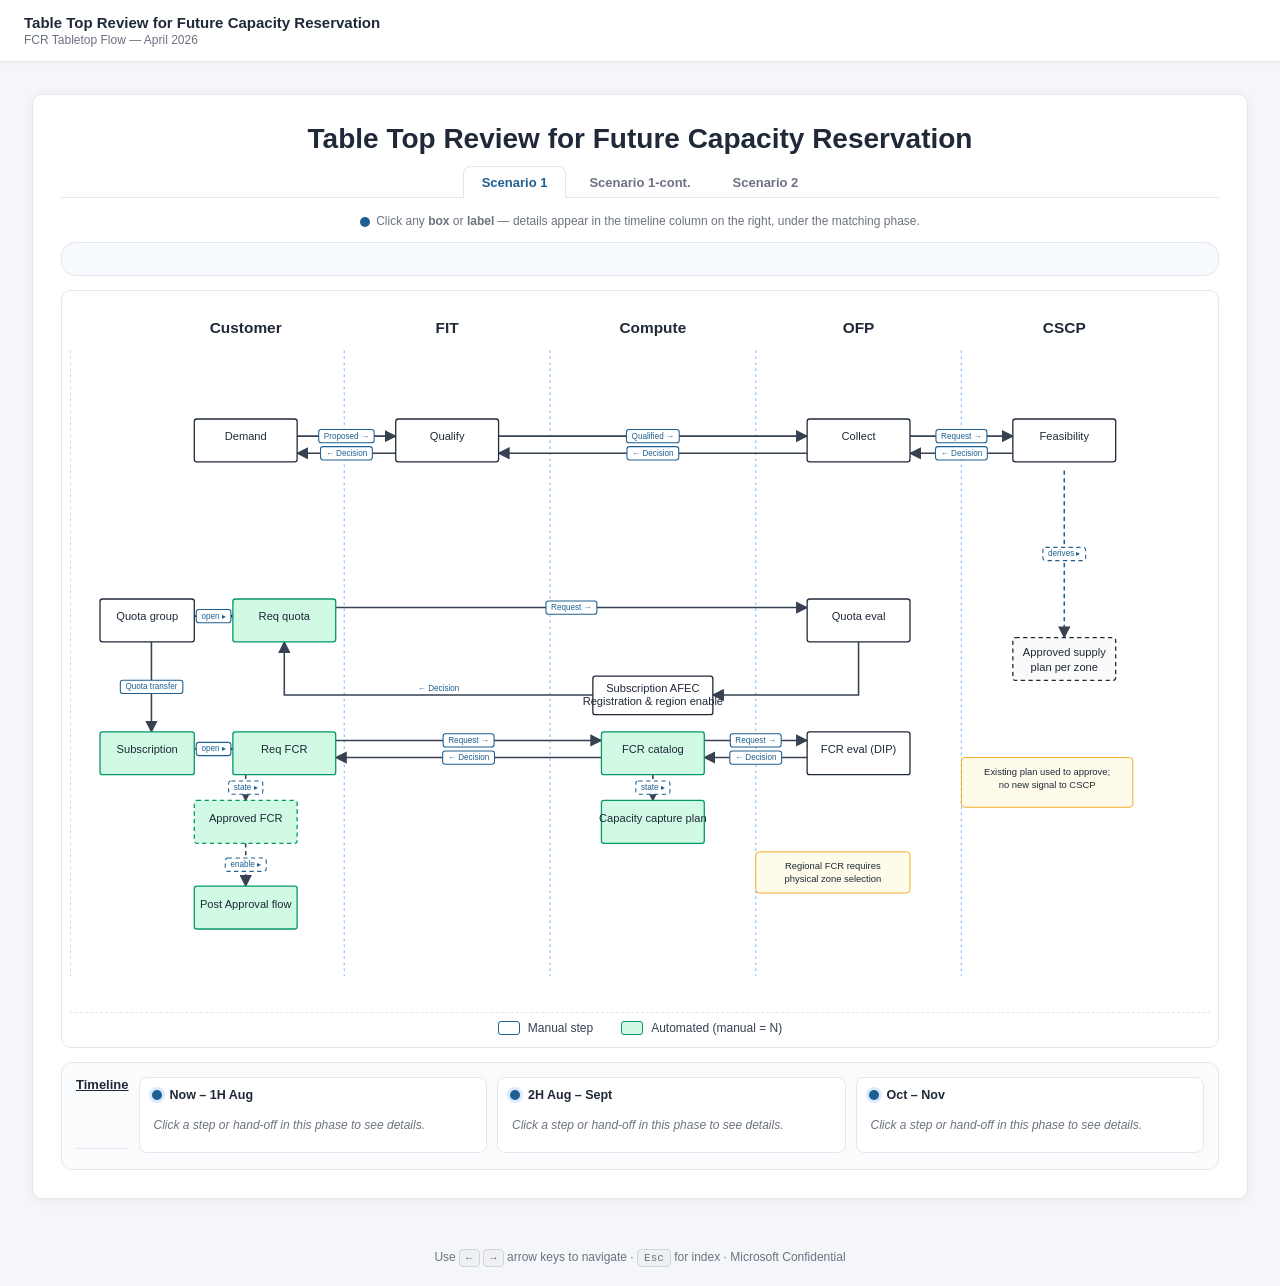
<file: Tabletop/FCR/fcr-tabletop-review.html.html>
<!doctype html>
<html lang="en"><head><meta charset="utf-8"><title>Table Top Review for Future Capacity Reservation</title><link rel="stylesheet" href="fcr-styles.css"></head>
<body>
<header>
  <div><div class="title">Table Top Review for Future Capacity Reservation</div><div class="deck">FCR Tabletop Flow — April 2026</div></div>
</header>
<main>
  <div class="slide-wrap">
    <h1 style="font-size:24px;margin:0 0 6px;font-weight:600;text-align:center">Table Top Review for Future Capacity Reservation</h1>
    <div class="tt-tabs" role="tablist" aria-label="Scenario tabs">
      <button class="tt-tab active" role="tab" aria-selected="true" data-tab="s1">Scenario 1</button>
      <button class="tt-tab" role="tab" aria-selected="false" data-tab="s1c">Scenario 1-cont.</button>
      <button class="tt-tab" role="tab" aria-selected="false" data-tab="s2">Scenario 2</button>
    </div>

    <!-- ============= SCENARIO 1 (slide 06 content) ============= -->
    <section class="tt-panel active" data-panel="s1">
      <div class="legend">
        <span><span class="dot" style="background:#1e6091"></span>Click any <strong>box</strong> or <strong>label</strong> &mdash; details appear in the timeline column on the right, under the matching phase.</span>
      </div>
      <div class="flow-layout">
        <aside class="demand-col">
          <div class="demand-card is-empty">
            <h2 class="demand-title"></h2>
            <span class="demand-layer"></span>
            <hr class="demand-rule">
            <div class="demand-section edge-only"><div class="demand-code demand-data"></div></div>
            <div class="demand-section node-only"><div class="demand-label"><span class="demand-icon">&#9312;</span>COMMITMENT REP &amp; SIGN-OFF POC</div><div class="demand-body demand-rep"></div></div>
            <div class="demand-section node-only"><div class="demand-label"><span class="demand-icon">&#9313;</span>PURPOSE / DESCRIPTION</div><div class="demand-body demand-purpose"></div></div>
            <div class="demand-section node-only"><div class="demand-label"><span class="demand-icon">&#9881;</span>EXPECTED INPUTS</div><div class="demand-code demand-inputs"></div></div>
            <div class="demand-section node-only"><span class="demand-pill green">&bull; Agreed upon</span><table class="demand-agreed"><thead><tr><th>What will be done</th><th>What will not be done</th></tr></thead><tbody class="demand-agreed-body"></tbody></table></div>
            <div class="demand-section node-only"><span class="demand-pill red">&bull; What still needs alignment?</span><div class="demand-code demand-align"></div></div>
            <div class="demand-section node-only"><div class="demand-label"><span class="demand-icon">&#9881;</span>KEY CALLOUTS</div><div class="demand-code demand-callouts"></div></div>
          </div>
        </aside>
        <div class="flow-svg-wrap">
          <svg viewBox="-90 0 1330 820" xmlns="http://www.w3.org/2000/svg" class="flow" preserveAspectRatio="xMidYMid meet">
            <defs><marker id="arr-s1" viewBox="0 0 10 10" refX="9" refY="5" markerWidth="8" markerHeight="8" orient="auto-start-reverse"><path d="M0,0 L10,5 L0,10 z" fill="#374151"/></marker></defs>
            <g font-family="Segoe UI, sans-serif" font-size="18" font-weight="600" text-anchor="middle" fill="#1f2937">
              <text x="115" y="40">Customer</text><text x="350" y="40">FIT</text><text x="590" y="40">Compute</text><text x="830" y="40">OFP</text><text x="1070" y="40">CSCP</text>
            </g>
            <g stroke="#93c5fd" stroke-width="1.5" stroke-dasharray="3 4">
              <line x1="-90" y1="60" x2="-90" y2="790"/><line x1="230" y1="60" x2="230" y2="790"/><line x1="470" y1="60" x2="470" y2="790"/><line x1="710" y1="60" x2="710" y2="790"/><line x1="950" y1="60" x2="950" y2="790"/>
            </g>
            <g class="phase-bands">
              <rect class="phase-band" data-phase="p1" x="-90" y="80" width="1330" height="240" fill="#f8fafc" opacity="0"/>
              <rect class="phase-band" data-phase="p2" x="-90" y="320" width="1330" height="330" fill="#f8fafc" opacity="0"/>
              <rect class="phase-band" data-phase="p3" x="-90" y="650" width="1330" height="160" fill="#f8fafc" opacity="0"/>
            </g>
            <g class="edges" stroke="#374151" stroke-width="1.8" fill="none">
              <g class="edge" data-id="e1"  data-phase="p1"><line x1="175" y1="160" x2="290" y2="160" marker-end="url(#arr-s1)"/><text x="232" y="152" class="elabel">Proposed →</text></g>
              <g class="edge" data-id="e2"  data-phase="p1"><line x1="290" y1="180" x2="175" y2="180" marker-end="url(#arr-s1)"/><text x="232" y="198" class="elabel">← Decision</text></g>
              <g class="edge" data-id="e3"  data-phase="p1"><line x1="410" y1="160" x2="770" y2="160" marker-end="url(#arr-s1)"/><text x="590" y="152" class="elabel">Qualified →</text></g>
              <g class="edge" data-id="e4"  data-phase="p1"><line x1="770" y1="180" x2="410" y2="180" marker-end="url(#arr-s1)"/><text x="590" y="198" class="elabel">← Decision</text></g>
              <g class="edge" data-id="e5"  data-phase="p1"><line x1="890" y1="160" x2="1010" y2="160" marker-end="url(#arr-s1)"/><text x="950" y="152" class="elabel">Request →</text></g>
              <g class="edge" data-id="e6"  data-phase="p1"><line x1="1010" y1="180" x2="890" y2="180" marker-end="url(#arr-s1)"/><text x="950" y="198" class="elabel">← Decision</text></g>
              <g class="edge" data-id="e7"  data-phase="p2"><line x1="55" y1="370" x2="100" y2="370" marker-end="url(#arr-s1)"/><text x="78" y="362" class="elabel">open ▸</text></g>
              <g class="edge" data-id="e8"  data-phase="p2"><line x1="220" y1="360" x2="770" y2="360" marker-end="url(#arr-s1)"/><text x="495" y="352" class="elabel">Request →</text></g>
              <g class="edge" data-id="e9"  data-phase="p2"><polyline points="830,400 830,462 660,462" marker-end="url(#arr-s1)"/></g>
              <g class="edge" data-id="e21" data-phase="p2"><polyline points="520,462 160,462 160,400" marker-end="url(#arr-s1)"/><text x="340" y="455" class="elabel">← Decision</text></g>
              <g class="edge" data-id="e10" data-phase="p2"><line x1="5" y1="400" x2="5" y2="505" marker-end="url(#arr-s1)"/><text x="15" y="455" class="elabel" text-anchor="start">Quota transfer</text></g>
              <g class="edge" data-id="e11" data-phase="p2"><line x1="55" y1="525" x2="100" y2="525" marker-end="url(#arr-s1)"/><text x="78" y="517" class="elabel">open ▸</text></g>
              <g class="edge" data-id="e12" data-phase="p2"><line x1="220" y1="515" x2="530" y2="515" marker-end="url(#arr-s1)"/><text x="375" y="507" class="elabel">Request →</text></g>
              <g class="edge" data-id="e13" data-phase="p2"><line x1="530" y1="535" x2="220" y2="535" marker-end="url(#arr-s1)"/><text x="375" y="553" class="elabel">← Decision</text></g>
              <g class="edge" data-id="e14" data-phase="p2"><line x1="650" y1="515" x2="770" y2="515" marker-end="url(#arr-s1)"/><text x="710" y="507" class="elabel">Request →</text></g>
              <g class="edge" data-id="e15" data-phase="p2"><line x1="770" y1="535" x2="650" y2="535" marker-end="url(#arr-s1)"/><text x="710" y="553" class="elabel">← Decision</text></g>
              <g class="edge" data-id="e16" data-phase="p2" stroke-dasharray="5 4"><line x1="115" y1="555" x2="115" y2="585" marker-end="url(#arr-s1)"/><text x="135" y="572" class="elabel" text-anchor="start">state ▸</text></g>
              <g class="edge" data-id="e17" data-phase="p2" stroke-dasharray="5 4"><line x1="590" y1="555" x2="590" y2="585" marker-end="url(#arr-s1)"/><text x="610" y="572" class="elabel" text-anchor="start">state ▸</text></g>
              <g class="edge" data-id="e18" data-phase="p2" stroke-dasharray="5 4" stroke="#1e6091"><line x1="1070" y1="200" x2="1070" y2="395" marker-end="url(#arr-s1)"/><text x="1088" y="300" class="elabel" text-anchor="start">derives ▸</text></g>
              <g class="edge" data-id="e19" data-phase="p3" stroke-dasharray="5 4"><line x1="115" y1="635" x2="115" y2="685" marker-end="url(#arr-s1)"/><text x="135" y="660" class="elabel" text-anchor="start">enable ▸</text></g>
            </g>
            <g class="nodes">
              <g class="node" data-id="n1"  data-phase="p1"><rect x="55"   y="140" width="120" height="50" rx="3"/><text x="115"  y="165">Demand</text></g>
              <g class="node" data-id="n2"  data-phase="p1"><rect x="290"  y="140" width="120" height="50" rx="3"/><text x="350"  y="165">Qualify</text></g>
              <g class="node" data-id="n3"  data-phase="p1"><rect x="770"  y="140" width="120" height="50" rx="3"/><text x="830"  y="165">Collect</text></g>
              <g class="node" data-id="n4"  data-phase="p1"><rect x="1010" y="140" width="120" height="50" rx="3"/><text x="1070" y="165">Feasibility</text></g>
              <g class="node" data-id="n5"  data-phase="p2"><rect x="-55"  y="350" width="110" height="50" rx="3"/><text x="0"    y="375">Quota group</text></g>
              <g class="node" data-id="n6"  data-phase="p2"><rect x="100"  y="350" width="120" height="50" rx="3"/><text x="160"  y="375">Req quota</text></g>
              <g class="node" data-id="n7"  data-phase="p2"><rect x="770"  y="350" width="120" height="50" rx="3"/><text x="830"  y="375">Quota eval</text></g>
              <g class="node" data-id="n17" data-phase="p2"><rect x="520"  y="440" width="140" height="45" rx="3"/><text x="590"  y="458">Subscription AFEC</text><text x="590"  y="474">Registration &amp; region enable</text></g>
              <g class="node" data-id="n8"  data-phase="p2"><rect x="-55"  y="505" width="110" height="50" rx="3"/><text x="0"    y="530">Subscription</text></g>
              <g class="node" data-id="n9"  data-phase="p2"><rect x="100"  y="505" width="120" height="50" rx="3"/><text x="160"  y="530">Req FCR</text></g>
              <g class="node" data-id="n10" data-phase="p2"><rect x="530"  y="505" width="120" height="50" rx="3"/><text x="590"  y="530">FCR catalog</text></g>
              <g class="node" data-id="n11" data-phase="p2"><rect x="770"  y="505" width="120" height="50" rx="3"/><text x="830"  y="530">FCR eval (DIP)</text></g>
              <g class="node dashed" data-id="n12" data-phase="p2"><rect x="55"   y="585" width="120" height="50" rx="3"/><text x="115"  y="610">Approved FCR</text></g>
              <g class="node" data-id="n13" data-phase="p2"><rect x="530"  y="585" width="120" height="50" rx="3"/><text x="590"  y="610">Capacity capture plan</text></g>
              <g class="node dashed" data-id="n14" data-phase="p2"><rect x="1010" y="395" width="120" height="50" rx="3"/><text x="1070" y="416">Approved supply</text><text x="1070" y="434">plan per zone</text></g>
              <g class="node" data-id="n15" data-phase="p3"><rect x="55"   y="685" width="120" height="50" rx="3"/><text x="115"  y="710">Post Approval flow</text></g>
            </g>
            <g font-family="Segoe UI, sans-serif" font-size="11" fill="#1f2937">
              <rect x="710" y="645" width="180" height="48" rx="4" fill="#fffbeb" stroke="#f59e0b" stroke-width="1"/>
              <text x="800" y="665" text-anchor="middle">Regional FCR requires</text>
              <text x="800" y="680" text-anchor="middle">physical zone selection</text>
              <rect x="950" y="535" width="200" height="58" rx="4" fill="#fffbeb" stroke="#f59e0b" stroke-width="1"/>
              <text x="1050" y="555" text-anchor="middle">Existing plan used to approve;</text>
              <text x="1050" y="570" text-anchor="middle">no new signal to CSCP</text>
            </g>
          </svg>
          <div class="flow-legend">
            <span class="lg-item"><span class="lg-swatch lg-manual"></span>Manual step</span>
            <span class="lg-item"><span class="lg-swatch lg-auto"></span>Automated (manual = N)</span>
          </div>
        </div>
        <aside class="timeline-col">
          <div class="tl-header">Timeline</div>
          <div class="tl-phase" data-phase="p1" style="flex:0 0 37%"><div class="tl-band"><span class="tl-dot"></span><span class="tl-label">Now &ndash; 1H Aug</span></div><div class="tl-detail"><div class="tl-empty">Click a step or hand-off in this phase to see details.</div><div class="tl-content" hidden><div class="tl-kind"></div><h4 class="tl-title"></h4><div class="tl-body"></div></div></div></div>
          <div class="tl-phase" data-phase="p2" style="flex:0 0 32%"><div class="tl-band"><span class="tl-dot"></span><span class="tl-label">2H Aug &ndash; Sept</span></div><div class="tl-detail"><div class="tl-empty">Click a step or hand-off in this phase to see details.</div><div class="tl-content" hidden><div class="tl-kind"></div><h4 class="tl-title"></h4><div class="tl-body"></div></div></div></div>
          <div class="tl-phase" data-phase="p3" style="flex:0 0 21%"><div class="tl-band"><span class="tl-dot"></span><span class="tl-label">Oct &ndash; Nov</span></div><div class="tl-detail"><div class="tl-empty">Click a step or hand-off in this phase to see details.</div><div class="tl-content" hidden><div class="tl-kind"></div><h4 class="tl-title"></h4><div class="tl-body"></div></div></div></div>
        </aside>
      </div>
    </section>

    <!-- ============= SCENARIO 1-cont. (slide 07 content) ============= -->
    <section class="tt-panel" data-panel="s1c" hidden>
      <h2 class="tt-subtitle">Scenario 1 &mdash; Post Approval (Holiday 2026)</h2>
      <div class="legend">
        <span><span class="dot" style="background:#1e6091"></span>Click any <strong>box</strong> or <strong>label</strong> &mdash; details appear in the timeline column on the right, under the matching phase.</span>
      </div>
      <div class="flow-layout">
        <aside class="demand-col">
          <div class="demand-card is-empty">
            <h2 class="demand-title"></h2>
            <span class="demand-layer"></span>
            <hr class="demand-rule">
            <div class="demand-section edge-only"><div class="demand-code demand-data"></div></div>
            <div class="demand-section node-only"><div class="demand-label"><span class="demand-icon">&#9312;</span>COMMITMENT REP &amp; SIGN-OFF POC</div><div class="demand-body demand-rep"></div></div>
            <div class="demand-section node-only"><div class="demand-label"><span class="demand-icon">&#9313;</span>PURPOSE / DESCRIPTION</div><div class="demand-body demand-purpose"></div></div>
            <div class="demand-section node-only"><div class="demand-label"><span class="demand-icon">&#9881;</span>EXPECTED INPUTS</div><div class="demand-code demand-inputs"></div></div>
            <div class="demand-section node-only"><span class="demand-pill green">&bull; Agreed upon</span><table class="demand-agreed"><thead><tr><th>What will be done</th><th>What will not be done</th></tr></thead><tbody class="demand-agreed-body"></tbody></table></div>
            <div class="demand-section node-only"><span class="demand-pill red">&bull; What still needs alignment?</span><div class="demand-code demand-align"></div></div>
            <div class="demand-section node-only"><div class="demand-label"><span class="demand-icon">&#9881;</span>KEY CALLOUTS</div><div class="demand-code demand-callouts"></div></div>
          </div>
        </aside>
        <div class="flow-svg-wrap">
          <svg viewBox="0 0 1400 620" xmlns="http://www.w3.org/2000/svg" class="flow">
            <defs><marker id="arr-s1c" viewBox="0 0 10 10" refX="9" refY="5" markerWidth="8" markerHeight="8" orient="auto-start-reverse"><path d="M0,0 L10,5 L0,10 z" fill="#374151"/></marker></defs>
            <g font-family="Segoe UI, sans-serif" font-size="18" font-weight="600" text-anchor="middle" fill="#1f2937">
              <text x="275" y="40">Customer</text><text x="510" y="40">FIT</text><text x="750" y="40">Compute</text><text x="990" y="40">OFP</text><text x="1230" y="40">CSCP</text>
            </g>
            <g stroke="#93c5fd" stroke-width="1.5" stroke-dasharray="3 4">
              <line x1="160" y1="60" x2="160" y2="600"/><line x1="390" y1="60" x2="390" y2="600"/><line x1="630" y1="60" x2="630" y2="600"/><line x1="870" y1="60" x2="870" y2="600"/><line x1="1110" y1="60" x2="1110" y2="600"/>
            </g>
            <g class="phase-bands">
              <rect class="phase-band" data-phase="p1" x="160" y="80" width="1240" height="230" fill="#f8fafc" opacity="0"/>
              <rect class="phase-band" data-phase="p2" x="160" y="310" width="1240" height="270" fill="#f8fafc" opacity="0"/>
            </g>
            <g class="edges" stroke="#374151" stroke-width="1.8" fill="none">
              <g class="edge" data-id="e1" data-phase="p1"><line x1="335" y1="232" x2="690" y2="232" marker-end="url(#arr-s1c)"/><text x="510" y="224" class="elabel">supply ▸</text></g>
              <g class="edge" data-id="e2" data-phase="p1"><line x1="810" y1="232" x2="1170" y2="232" marker-end="url(#arr-s1c)"/><text x="990" y="224" class="elabel">signal ▸</text></g>
              <g class="edge" data-id="e3" data-phase="p2"><polyline points="1230,256 1230,460 1058,460" marker-end="url(#arr-s1c)"/><text x="1222" y="452" class="elabel" text-anchor="end">plan ▸</text></g>
              <g class="edge" data-id="e5" data-phase="p2"><line x1="930" y1="460" x2="810" y2="460" marker-end="url(#arr-s1c)"/><text x="870" y="452" class="elabel">build ▸</text></g>
              <g class="edge" data-id="e6" data-phase="p2"><line x1="690" y1="460" x2="335" y2="460" marker-end="url(#arr-s1c)"/><text x="510" y="452" class="elabel">deliver ▸</text></g>
            </g>
            <g class="nodes">
              <g class="node" data-id="n1" data-phase="p1"><rect x="215" y="212" width="120" height="40" rx="3"/><text x="275" y="237">Approved FCR</text></g>
              <g class="node" data-id="n2" data-phase="p1"><rect x="690" y="155" width="120" height="40" rx="3"/><text x="750" y="180">Capacity capture plan</text></g>
              <g class="node" data-id="n3" data-phase="p1"><rect x="690" y="212" width="120" height="44" rx="3"/><text x="750" y="230">Supply Signal</text><text x="750" y="248">generation</text></g>
              <g class="node" data-id="n4" data-phase="p1"><rect x="1170" y="212" width="120" height="44" rx="3"/><text x="1230" y="230">Supply</text><text x="1230" y="248">Planning</text></g>
              <g class="node" data-id="n5" data-phase="p2"><rect x="215" y="435" width="120" height="50" rx="3"/><text x="275" y="455">Live FCR by</text><text x="275" y="473">Need by Date</text></g>
              <g class="node" data-id="n6" data-phase="p2"><rect x="690" y="435" width="120" height="50" rx="3"/><text x="750" y="455">Secure</text><text x="750" y="473">Capacity</text></g>
              <g class="node" data-id="n7" data-phase="p2"><rect x="690" y="500" width="120" height="40" rx="3"/><text x="750" y="525">Capacity capture plan</text></g>
              <g class="node" data-id="n8" data-phase="p2"><rect x="930" y="440" width="120" height="40" rx="3"/><text x="990" y="465">Buildout</text></g>
            </g>
          </svg>
          <div class="flow-legend">
            <span class="lg-item"><span class="lg-swatch lg-manual"></span>Manual step</span>
            <span class="lg-item"><span class="lg-swatch lg-auto"></span>Automated (manual = N)</span>
          </div>
        </div>
        <aside class="timeline-col">
          <div class="tl-header">Timeline</div>
          <div class="tl-phase" data-phase="p1" style="flex:0 0 40%"><div class="tl-band"><span class="tl-dot"></span><span class="tl-label">2H Aug &ndash; Sept</span></div><div class="tl-detail"><div class="tl-empty">Click a step or hand-off in this phase to see details.</div><div class="tl-content" hidden><div class="tl-kind"></div><h4 class="tl-title"></h4><div class="tl-body"></div></div></div></div>
          <div class="tl-phase" data-phase="p2" style="flex:0 0 44%"><div class="tl-band"><span class="tl-dot"></span><span class="tl-label">Oct &ndash; Nov</span></div><div class="tl-detail"><div class="tl-empty">Click a step or hand-off in this phase to see details.</div><div class="tl-content" hidden><div class="tl-kind"></div><h4 class="tl-title"></h4><div class="tl-body"></div></div></div></div>
        </aside>
      </div>
    </section>

    <!-- ============= SCENARIO 2 (slide 08 content) ============= -->
    <section class="tt-panel" data-panel="s2" hidden>
      <h2 class="tt-subtitle">Scenario 2 &mdash; Mitigation and Recovery (Holiday 2026)</h2>
      <div class="legend">
        <span><span class="dot" style="background:#1e6091"></span>Click any <strong>box</strong> for step details</span>
        <span><span class="dot" style="background:#c2410c"></span>Click any <strong>label</strong> above an arrow for hand-off details</span>
      </div>
      <div class="flow-layout">
        <aside class="demand-col">
          <div class="demand-card is-empty">
            <h2 class="demand-title"></h2>
            <span class="demand-layer"></span>
            <hr class="demand-rule">
            <div class="demand-section edge-only"><div class="demand-code demand-data"></div></div>
            <div class="demand-section node-only"><div class="demand-label"><span class="demand-icon">&#9312;</span>COMMITMENT REP &amp; SIGN-OFF POC</div><div class="demand-body demand-rep"></div></div>
            <div class="demand-section node-only"><div class="demand-label"><span class="demand-icon">&#9313;</span>PURPOSE / DESCRIPTION</div><div class="demand-body demand-purpose"></div></div>
            <div class="demand-section node-only"><div class="demand-label"><span class="demand-icon">&#9881;</span>EXPECTED INPUTS</div><div class="demand-code demand-inputs"></div></div>
            <div class="demand-section node-only"><span class="demand-pill green">&bull; Agreed upon</span><table class="demand-agreed"><thead><tr><th>What will be done</th><th>What will not be done</th></tr></thead><tbody class="demand-agreed-body"></tbody></table></div>
            <div class="demand-section node-only"><span class="demand-pill red">&bull; What still needs alignment?</span><div class="demand-code demand-align"></div></div>
            <div class="demand-section node-only"><div class="demand-label"><span class="demand-icon">&#9881;</span>KEY CALLOUTS</div><div class="demand-code demand-callouts"></div></div>
          </div>
        </aside>
        <div class="flow-svg-wrap">
          <svg viewBox="0 0 1400 720" xmlns="http://www.w3.org/2000/svg" class="flow">
            <defs><marker id="arr-s2" viewBox="0 0 10 10" refX="9" refY="5" markerWidth="8" markerHeight="8" orient="auto-start-reverse"><path d="M0,0 L10,5 L0,10 z" fill="#374151"/></marker></defs>
            <g font-family="Segoe UI, sans-serif" font-size="18" font-weight="600" text-anchor="middle" fill="#1f2937">
              <text x="275" y="40">Customer</text><text x="510" y="40">FIT</text><text x="750" y="40">Compute</text><text x="990" y="40">OFP</text><text x="1230" y="40">CSCP</text>
            </g>
            <g stroke="#93c5fd" stroke-width="1.5" stroke-dasharray="3 4">
              <line x1="160" y1="60" x2="160" y2="700"/><line x1="390" y1="60" x2="390" y2="700"/><line x1="630" y1="60" x2="630" y2="700"/><line x1="870" y1="60" x2="870" y2="700"/><line x1="1110" y1="60" x2="1110" y2="700"/>
            </g>
            <g class="phase-bands">
              <rect class="phase-band" data-phase="p1" x="160" y="80" width="1240" height="620" fill="#f8fafc" opacity="0"/>
            </g>
            <g font-family="Segoe UI, sans-serif" font-size="13" font-weight="600" fill="#1f2937" text-anchor="middle">
              <rect x="15" y="365" width="130" height="44" rx="3" fill="#fff" stroke="#374151" stroke-width="1.2"/>
              <text x="80" y="383">Proactive</text><text x="80" y="400">Mitigation</text>
              <rect x="15" y="600" width="130" height="44" rx="3" fill="#fff" stroke="#374151" stroke-width="1.2"/>
              <text x="80" y="618">Reactive</text><text x="80" y="635">Mitigation</text>
            </g>
            <line x1="160" y1="565" x2="1390" y2="565" stroke="#94a3b8" stroke-width="1.2" stroke-dasharray="4 4"/>
            <g class="edges" stroke="#374151" stroke-width="1.8" fill="none">
              <g class="edge" data-id="e1" data-phase="p1"><line x1="335" y1="305" x2="690" y2="305" marker-end="url(#arr-s2)"/><text x="510" y="297" class="elabel">Tracing</text></g>
              <g class="edge" data-id="e2" data-phase="p1"><line x1="810" y1="305" x2="930" y2="305" marker-end="url(#arr-s2)"/><text x="870" y="297" class="elabel">Alert →</text></g>
              <g class="edge" data-id="e3" data-phase="p1"><line x1="1050" y1="305" x2="1150" y2="305" marker-end="url(#arr-s2)"/><text x="1100" y="297" class="elabel">deploy ▸</text></g>
              <g class="edge" data-id="e4" data-phase="p1"><line x1="1150" y1="447" x2="1050" y2="447" marker-end="url(#arr-s2)"/><text x="1100" y="439" class="elabel">mitigate ▸</text></g>
              <g class="edge" data-id="e5" data-phase="p1"><line x1="930" y1="447" x2="810" y2="447" marker-end="url(#arr-s2)"/><text x="870" y="439" class="elabel">← Update</text></g>
              <g class="edge" data-id="e6" data-phase="p1"><line x1="690" y1="447" x2="335" y2="447" marker-end="url(#arr-s2)"/><text x="510" y="439" class="elabel">← Update</text></g>
              <g class="edge" data-id="e7" data-phase="p1"><line x1="335" y1="622" x2="1170" y2="622" marker-start="url(#arr-s2)" marker-end="url(#arr-s2)"/><text x="750" y="614" class="elabel">Customer interactions ↔</text></g>
              <g class="edge" data-id="e8" data-phase="p1"><line x1="830" y1="675" x2="1170" y2="675" marker-start="url(#arr-s2)" marker-end="url(#arr-s2)"/><text x="1000" y="667" class="elabel">Eng mitigation ↔</text></g>
            </g>
            <g class="nodes">
              <g class="node" data-id="n1" data-phase="p1"><rect x="215" y="285" width="120" height="40" rx="3"/><text x="275" y="310">Approved FCR</text></g>
              <g class="node" data-id="n2" data-phase="p1"><rect x="690" y="280" width="120" height="50" rx="3"/><text x="750" y="300">FCR slippage</text><text x="750" y="318">trigger</text></g>
              <g class="node" data-id="n3" data-phase="p1"><rect x="930" y="280" width="120" height="50" rx="3"/><text x="990" y="300">Kick off mitigation</text><text x="990" y="318">action</text></g>
              <g class="node" data-id="n4" data-phase="p1"><rect x="1150" y="280" width="170" height="190" rx="3"/><text x="1235" y="300" font-size="12">Deploy one of</text><text x="1235" y="318" font-size="12">approved mitigations:</text><text x="1235" y="356" font-size="12">• Cluster expedite</text><text x="1235" y="396" font-size="12">• Cluster repurpose</text></g>
              <g class="node" data-id="n5" data-phase="p1"><rect x="215" y="420" width="120" height="56" rx="3"/><text x="275" y="438">FCR made</text><text x="275" y="454">available on</text><text x="275" y="470">need by date</text></g>
              <g class="node" data-id="n6" data-phase="p1"><rect x="690" y="425" width="120" height="44" rx="3"/><text x="750" y="443">Cluster</text><text x="750" y="461">allocated</text></g>
              <g class="node" data-id="n7" data-phase="p1"><rect x="690" y="490" width="120" height="40" rx="3"/><text x="750" y="515">Capacity capture plan</text></g>
              <g class="node" data-id="n8" data-phase="p1"><rect x="930" y="425" width="120" height="44" rx="3"/><text x="990" y="443">Risk</text><text x="990" y="461">mitigated</text></g>
              <g class="node" data-id="n9" data-phase="p1"><rect x="215" y="600" width="120" height="44" rx="3"/><text x="275" y="618">Customer</text><text x="275" y="636">Failures</text></g>
              <g class="node" data-id="n10" data-phase="p1"><rect x="690" y="655" width="140" height="40" rx="3"/><text x="760" y="680">Engineering mitigation</text></g>
              <g class="node" data-id="n11" data-phase="p1"><rect x="1170" y="600" width="130" height="95" rx="3"/><text x="1235" y="640">Customer</text><text x="1235" y="658">Support</text></g>
            </g>
          </svg>
          <div class="flow-legend">
            <span class="lg-item"><span class="lg-swatch lg-manual"></span>Manual step</span>
            <span class="lg-item"><span class="lg-swatch lg-auto"></span>Automated (manual = N)</span>
          </div>
        </div>
        <aside class="timeline-col">
          <div class="tl-header">Timeline</div>
          <div class="tl-phase" data-phase="p1" style="flex:1 1 100%"><div class="tl-band"><span class="tl-dot"></span><span class="tl-label">Oct &ndash; Nov</span></div><div class="tl-detail"><div class="tl-empty">Click a step or hand-off to see details.</div><div class="tl-content" hidden><div class="tl-kind"></div><h4 class="tl-title"></h4><div class="tl-body"></div></div></div></div>
        </aside>
      </div>
    </section>
  </div>
</main>
<footer>Use <span class="kbd">&larr;</span> <span class="kbd">&rarr;</span> arrow keys to navigate &middot; <span class="kbd">Esc</span> for index &middot; Microsoft Confidential</footer>

<style>
.legend{display:flex;gap:24px;justify-content:center;margin-bottom:14px;font-size:12px;color:#6b7280}
main{max-width:2400px}
.legend .dot{display:inline-block;width:10px;height:10px;border-radius:50%;margin-right:6px;vertical-align:middle}
.tt-tabs{display:flex;gap:4px;justify-content:center;margin:10px 0 16px;border-bottom:1px solid var(--border, #e5e7eb)}
.tt-tab{appearance:none;background:transparent;border:1px solid transparent;border-bottom:none;border-radius:8px 8px 0 0;padding:8px 18px;font:600 13px 'Segoe UI',sans-serif;color:#6b7280;cursor:pointer;position:relative;top:1px;transition:background .15s,color .15s,border-color .15s}
.tt-tab:hover{color:#1e6091;background:#f0f7ff}
.tt-tab.active{color:#1e6091;background:#fff;border-color:var(--border, #e5e7eb);border-bottom-color:#fff}
.tt-panel[hidden]{display:none}
.tt-subtitle{font-size:18px;margin:0 0 10px;font-weight:600;text-align:center;color:#1f2937}
.flow-layout{display:grid;grid-template-columns:460px minmax(0,1fr) 300px;gap:14px;align-items:stretch}

.demand-col{background:#f6f9fd;border:1px solid var(--border);border-radius:14px;padding:16px;display:flex;flex-direction:column;min-width:0;overflow:auto}
.demand-card{display:flex;flex-direction:column;gap:14px}
.demand-title{margin:0;font-size:18px;font-weight:700;color:#1f2937;letter-spacing:.2px}
.demand-layer{align-self:flex-start;display:inline-flex;align-items:center;gap:6px;background:#eaf3fb;color:#1e6091;border-radius:999px;padding:3px 12px;font-size:11px;font-weight:700;letter-spacing:.6px;margin-top:-8px}
.demand-layer::before{content:"\2022";color:#1e6091;font-size:14px;line-height:0}
.demand-rule{border:0;border-top:1px solid #e5e7eb;margin:0}
.demand-section{display:flex;flex-direction:column;gap:6px}
.demand-label{display:flex;align-items:center;gap:8px;font-size:11.5px;font-weight:700;letter-spacing:.7px;color:#374151;text-transform:uppercase}
.demand-icon{display:inline-flex;align-items:center;justify-content:center;color:#6b7280;font-size:14px}
.demand-body{font-size:13px;line-height:1.5;color:#1f2937}
.demand-body p{margin:0 0 6px}
.demand-body p:last-child{margin-bottom:0}
.demand-code{font-family:'Consolas','Courier New',monospace;font-size:12px;line-height:1.5;color:#374151;background:#fff;border:1px solid #e5e7eb;border-radius:8px;padding:8px 12px}
.demand-code.placeholder{color:#9ca3af;font-style:normal}
.demand-pill{display:inline-flex;align-items:center;align-self:flex-start;font-size:12px;font-weight:600;border-radius:999px;padding:4px 12px;margin-bottom:2px}
.demand-pill.green{background:#dcfce7;color:#15803d}
.demand-pill.red{background:#ffedd5;color:#c2410c}
.demand-agreed{width:100%;border-collapse:separate;border-spacing:0;background:#fff;border:1px solid #e5e7eb;border-radius:8px;overflow:hidden;font-size:12.5px;line-height:1.45;color:#1f2937;table-layout:fixed}
.demand-agreed thead th{background:#f3f4f6;font-weight:600;text-align:left;padding:8px 12px;font-size:12px;color:#374151;border-bottom:1px solid #e5e7eb}
.demand-agreed thead th + th{border-left:1px solid #e5e7eb}
.demand-agreed tbody td{padding:8px 12px;vertical-align:top;border-top:1px solid #f1f5f9}
.demand-agreed tbody td + td{border-left:1px solid #f1f5f9}
.demand-agreed tbody tr:first-child td{border-top:0}

.demand-card.is-empty > *{display:none}
.demand-card.is-edge .node-only{display:none}
.demand-card:not(.is-edge) .edge-only{display:none}

.timeline-col{display:flex;flex-direction:column;gap:10px;background:#f9fbfd;border:1px solid var(--border);border-radius:10px;padding:14px 14px 16px;min-width:0}
.tl-header{font-weight:700;font-size:13px;color:#1f2937;border-bottom:1px solid var(--border);padding-bottom:8px;margin-bottom:4px;text-decoration:underline}
.tl-phase{display:flex;flex-direction:column;border:1px solid #e5e7eb;border-radius:8px;background:#fff;padding:10px 12px;min-height:0;transition:border-color .18s,box-shadow .18s,background .18s}
.tl-phase.active{border-color:#1e6091;box-shadow:0 0 0 2px rgba(30,96,145,.15);background:#f0f7ff}
.tl-band{display:flex;align-items:center;gap:8px;font-weight:600;font-size:12.5px;color:#1f2937;margin-bottom:6px}
.tl-dot{width:10px;height:10px;border-radius:50%;background:#1e6091;flex:0 0 auto;box-shadow:0 0 0 3px #dbeafe}
.tl-phase.active .tl-dot{background:#c2410c;box-shadow:0 0 0 3px #fed7aa}
.tl-detail{flex:1 1 auto;min-height:0;overflow:auto;font-size:12.5px;line-height:1.5;color:#374151}
.tl-empty{color:var(--muted);font-style:italic;padding:8px 2px;font-size:12px}
.tl-kind{display:inline-block;font-size:9.5px;font-weight:700;letter-spacing:.7px;text-transform:uppercase;padding:2px 7px;border-radius:9px;margin-bottom:6px}
.tl-kind.node-kind{background:#dbeafe;color:#1e6091}
.tl-kind.edge-kind{background:#fed7aa;color:#9a3412}
.tl-title{font-size:14px;margin:0 0 6px;color:#1f2937;font-weight:600}
.tl-body p{margin:4px 0}
.tl-body ul{margin:4px 0 6px 18px;padding:0}
.tl-body strong{color:#1f2937}

.flow-svg-wrap{background:#fff;border:1px solid var(--border);border-radius:10px;padding:8px;overflow:hidden;position:relative;cursor:grab;user-select:none;-webkit-user-select:none}
.flow-svg-wrap.panning{cursor:grabbing}
.flow-zoom-reset{position:absolute;top:8px;right:8px;padding:4px 10px;font-size:11px;font-weight:600;background:rgba(255,255,255,.92);border:1px solid #d1d5db;border-radius:5px;cursor:pointer;color:#374151;display:none;z-index:5;box-shadow:0 1px 4px rgba(0,0,0,.12);line-height:1.4}
.flow-zoom-reset:hover{background:#f3f4f6;border-color:#9ca3af}
.flow-zoom-reset.visible{display:block}
.flow{width:100%;height:auto;display:block}
.flow .nodes rect{fill:#fff;stroke:#1f2937;stroke-width:1.5;cursor:pointer;transition:fill .15s,stroke .15s}
.flow .nodes .node text{font-family:'Segoe UI',sans-serif;font-size:13px;text-anchor:middle;fill:#1f2937;pointer-events:none}
.flow .nodes .node:hover rect{fill:#dbeafe;stroke:#1e6091;stroke-width:2}
.flow .nodes .node.active rect{fill:#bfdbfe;stroke:#1e6091;stroke-width:2.5}
.flow .nodes .node.manual-no rect{fill:#d1fae5;stroke:#059669}
.flow .nodes .node.manual-no:hover rect{fill:#a7f3d0;stroke:#047857;stroke-width:2}
.flow .nodes .node.manual-no.active rect{fill:#6ee7b7;stroke:#047857;stroke-width:2.5}
.flow-legend{display:flex;gap:28px;justify-content:center;align-items:center;margin-top:10px;padding:8px 0 4px;font-size:12px;color:#374151;border-top:1px dashed #e5e7eb}
.flow-legend .lg-item{display:inline-flex;align-items:center;gap:8px}
.flow-legend .lg-swatch{display:inline-block;width:22px;height:14px;border-radius:3px;border:1.5px solid #1e6091;background:#fff}
.flow-legend .lg-swatch.lg-auto{background:#d1fae5;border-color:#059669}
.flow .nodes .dashed rect{stroke-dasharray:5 4;fill:#fafafa}
.flow .edges .edge{cursor:default}
.flow .edges .edge line{transition:stroke .15s,stroke-width .15s;pointer-events:none}
.flow .edges .edge .elabel{font-family:'Segoe UI',sans-serif;font-size:9.5px;fill:#1e6091;stroke:none;text-anchor:middle;cursor:pointer;font-weight:400 !important;dominant-baseline:central;paint-order:fill}
.flow .edges .edge .elabel-bg{fill:#fff;stroke:#1e6091;stroke-width:1.25;cursor:pointer}
.flow .edges .edge:hover .elabel-bg{stroke:#c2410c;stroke-width:1.75}
.flow .edges .edge:hover .elabel{fill:#c2410c}
.flow .edges .edge .elabel:hover{fill:#c2410c;font-weight:500}
.flow .edges .edge:has(.elabel:hover) line{stroke:#c2410c;stroke-width:3}
.flow .edges .edge.active line{stroke:#c2410c;stroke-width:3}
.flow .edges .edge.active .elabel{fill:#c2410c;font-weight:500}
.flow .edges .edge.active .elabel-bg{stroke:#c2410c;stroke-width:2}
.flow-panel{display:none}
.flow .phase-bands rect.active{opacity:.85;fill:#fff7ed}

@media (max-width:1300px){
  .flow-layout{grid-template-columns:1fr}
  .timeline-col{flex-direction:row;flex-wrap:wrap}
  .tl-phase{flex:1 1 30% !important}
}
</style>

<script src="fcr-slide-06-content.js"></script>
<script>window.__FLOW_S1 = window.FLOW_DETAILS; window.FLOW_DETAILS = undefined;</script>
<script src="fcr-slide-07-content.js"></script>
<script>window.__FLOW_S1C = window.FLOW_DETAILS; window.FLOW_DETAILS = undefined;</script>
<script src="fcr-slide-08-content.js"></script>
<script>window.__FLOW_S2 = window.FLOW_DETAILS; window.FLOW_DETAILS = undefined;</script>

<script>
(function(){
  const PH = {
    rep:'<span class="placeholder">&lt;commitment rep / sign-off POC&gt;</span>',
    purpose:'<span class="placeholder" style="color:#9ca3af">&lt;purpose / description&gt;</span>',
    inputs:'&lt;what information / data is coming in?&gt;',
    align:'&lt;what remaining items need alignment among the group?&gt;',
    callouts:'&lt;critical assumptions, breaking cases to highlight&gt;',
    data:'&lt;what data/info is being passed across this arrow?&gt;'
  };

  function initFlow(root, FLOW_DETAILS, PHASE_LABELS){
    if(!root || !FLOW_DETAILS){return;}
    const phasePanels = {};
    root.querySelectorAll('.tl-phase').forEach(p=>{phasePanels[p.dataset.phase]=p});
    const card = root.querySelector('.demand-card');
    const $ = sel => root.querySelector(sel);

    function setText(sel,val){const el=$(sel); if(el) el.innerHTML=val;}
    function setCode(sel,val,fallback){
      const el=$(sel); if(!el) return;
      if(val && String(val).trim()){el.classList.remove('placeholder');el.innerHTML=val;}
      else{el.classList.add('placeholder');el.innerHTML=fallback;}
    }
    function renderAgreed(rows){
      const tb=$('.demand-agreed-body'); if(!tb) return;
      tb.innerHTML='';
      if(!rows || !rows.length){
        tb.innerHTML='<tr><td><span class="placeholder" style="color:#9ca3af">&lt;what will be done&gt;</span></td><td><span class="placeholder" style="color:#9ca3af">&lt;what will not be done&gt;</span></td></tr>';
        return;
      }
      rows.forEach(r=>{
        const tr=document.createElement('tr');
        tr.innerHTML=`<td>${r.done||'&mdash;'}</td><td>${r.notDone||'&mdash;'}</td>`;
        tb.appendChild(tr);
      });
    }
    function clearPanel(){
      card.classList.add('is-empty');
      card.classList.remove('is-edge');
      root.querySelectorAll('.flow .node.active,.flow .edge.active,.flow .phase-bands rect.active').forEach(el=>el.classList.remove('active'));
      Object.values(phasePanels).forEach(p=>{
        p.classList.remove('active');
        p.querySelector('.tl-empty').style.display='';
        p.querySelector('.tl-content').hidden=true;
      });
    }
    function show(id){
      // Slide-06 quirks: n5/n8 clear panel; n15 navigates to next slide
      if(FLOW_DETAILS===window.__FLOW_S1 && (id==='n5'||id==='n8')){clearPanel();return;}
      const d=FLOW_DETAILS[id]; if(!d)return;
      if(FLOW_DETAILS===window.__FLOW_S1 && id==='n15'){
        const n=document.getElementById('nextLink');
        if(n&&!n.classList.contains('disabled')){location.href=n.href;return;}
        return;
      }
      const isEdge = d.kind==='edge';
      card.classList.remove('is-empty');
      card.classList.toggle('is-edge', isEdge);
      $('.demand-title').textContent = isEdge ? d.label : d.title;
      $('.demand-layer').textContent = PHASE_LABELS[d.phase] || d.layer || '';
      if(isEdge){
        setCode('.demand-data', d.dataPassed, PH.data);
      }else{
        setText('.demand-rep', d.commitmentRep || PH.rep);
        setText('.demand-purpose', d.purpose || d.body || PH.purpose);
        setCode('.demand-inputs', d.expectedInputs, PH.inputs);
        renderAgreed(d.agreedUpon);
        setCode('.demand-align', d.stillNeedsAlignment, PH.align);
        setCode('.demand-callouts', d.keyCallouts, PH.callouts);
      }
      root.querySelectorAll('.flow .node.active,.flow .edge.active,.flow .phase-bands rect.active').forEach(el=>el.classList.remove('active'));
      const el=root.querySelector(`[data-id="${id}"]`); if(el) el.classList.add('active');
      const band=root.querySelector(`.phase-bands rect[data-phase="${d.phase}"]`); if(band) band.classList.add('active');
      Object.values(phasePanels).forEach(p=>{
        p.classList.remove('active');
        p.querySelector('.tl-empty').style.display='';
        p.querySelector('.tl-content').hidden=true;
      });
      const panel=phasePanels[d.phase]; if(!panel)return;
      panel.classList.add('active');
      panel.querySelector('.tl-empty').style.display='none';
      const content=panel.querySelector('.tl-content');
      content.hidden=false;
      const kindEl=content.querySelector('.tl-kind');
      const titleEl=content.querySelector('.tl-title');
      const bodyEl=content.querySelector('.tl-body');
      if(d.kind==='node'){
        kindEl.textContent='Step · '+d.lane;
        kindEl.className='tl-kind node-kind';
        titleEl.textContent=d.title;
        bodyEl.innerHTML='';
      }else{
        kindEl.textContent='Hand-off · '+d.from+' → '+d.to;
        kindEl.className='tl-kind edge-kind';
        titleEl.textContent=d.label;
        bodyEl.innerHTML='';
      }
      panel.scrollIntoView({behavior:'smooth',block:'nearest'});
    }
    root.querySelectorAll('.flow .node').forEach(el=>{
      const d=FLOW_DETAILS[el.dataset.id];
      if(d && d.manual==='N') el.classList.add('manual-no');
      el.style.cursor='pointer';
      el.addEventListener('click',()=>show(el.dataset.id));
    });
    root.querySelectorAll('.flow .edge .elabel').forEach(el=>el.addEventListener('click',()=>show(el.parentNode.dataset.id)));

    card.classList.add('is-empty');
    // Expose decorator so we can run it after the panel becomes visible
    root.__decorateLabels = function(){
      if(root.__decorated) return;
      // Bail if still hidden (getBBox returns zeros on display:none)
      const probe=root.querySelector('.flow .edge .elabel');
      if(!probe) return;
      try{ const pb=probe.getBBox(); if(pb.width===0 && pb.height===0) return; }catch(e){ return; }
      root.__decorated = true;
      root.querySelectorAll('.flow .edge').forEach(eg=>{
        const line=eg.querySelector('line');
        const t=eg.querySelector('.elabel');
        if(!line||!t)return;
        const x1=parseFloat(line.getAttribute('x1')),y1=parseFloat(line.getAttribute('y1'));
        const x2=parseFloat(line.getAttribute('x2')),y2=parseFloat(line.getAttribute('y2'));
        if(y1===y2){
          t.setAttribute('x',((x1+x2)/2).toFixed(2));
          t.setAttribute('y',y1);
          t.setAttribute('text-anchor','middle');
        }else if(x1===x2){
          t.setAttribute('x',x1);
          t.setAttribute('y',((y1+y2)/2).toFixed(2));
          t.setAttribute('text-anchor','middle');
        }
        try{
          const b=t.getBBox();
          const padX=6,padY=2.5;
          const r=document.createElementNS('http://www.w3.org/2000/svg','rect');
          r.setAttribute('class','elabel-bg');
          r.setAttribute('x',(b.x-padX).toFixed(2));
          r.setAttribute('y',(b.y-padY).toFixed(2));
          r.setAttribute('width',(b.width+padX*2).toFixed(2));
          r.setAttribute('height',(b.height+padY*2).toFixed(2));
          r.setAttribute('rx','3');
          r.setAttribute('ry','3');
          r.addEventListener('click',()=>show(eg.dataset.id));
          t.parentNode.insertBefore(r,t);
        }catch(e){}
      });
    };
  }

  // Initialize each panel with its own dataset
  initFlow(document.querySelector('.tt-panel[data-panel="s1"]'),  window.__FLOW_S1,  {p1:'Now – 1H Aug', p2:'2H Aug – Sept', p3:'Oct – Nov'});
  initFlow(document.querySelector('.tt-panel[data-panel="s1c"]'), window.__FLOW_S1C, {p1:'2H Aug – Sept', p2:'Oct – Nov'});
  initFlow(document.querySelector('.tt-panel[data-panel="s2"]'),  window.__FLOW_S2,  {p1:'Oct – Nov'});

  // Decorate labels for the initially-visible panel
  requestAnimationFrame(()=>{
    const s1=document.querySelector('.tt-panel[data-panel="s1"]');
    if(s1 && s1.__decorateLabels) s1.__decorateLabels();
  });

  // Tab switcher
  const tabs=document.querySelectorAll('.tt-tab');
  const panels=document.querySelectorAll('.tt-panel');
  tabs.forEach(t=>t.addEventListener('click',()=>{
    const id=t.dataset.tab;
    tabs.forEach(x=>{const on=x===t;x.classList.toggle('active',on);x.setAttribute('aria-selected',on?'true':'false');});
    panels.forEach(p=>{const on=p.dataset.panel===id;p.classList.toggle('active',on);p.hidden=!on;});
    const active=document.querySelector('.tt-panel[data-panel="'+id+'"]');
    if(active && active.__decorateLabels){
      requestAnimationFrame(()=>active.__decorateLabels());
    }
  }));
})();

document.addEventListener('keydown',e=>{
  if(e.target.closest('input,textarea'))return;
  if(e.key==='ArrowRight'){const n=document.getElementById('nextLink');if(n&&!n.classList.contains('disabled'))location.href=n.href}
  else if(e.key==='ArrowLeft'){const p=document.getElementById('prevLink');if(p&&!p.classList.contains('disabled'))location.href=p.href}
  else if(e.key==='Escape'){location.href='fcr-tabletop-index.html'}
});
</script>

<script>
/* ── Zoom + Pan for each flow-svg-wrap ── */
(function(){
  document.querySelectorAll('.flow-svg-wrap').forEach(function(wrap){
    var svg = wrap.querySelector('svg.flow');
    if(!svg) return;

    // Reset zoom button
    var resetBtn = document.createElement('button');
    resetBtn.className = 'flow-zoom-reset';
    resetBtn.title = 'Double-click diagram to reset';
    resetBtn.textContent = '\u27F3 Reset zoom';
    wrap.appendChild(resetBtn);

    var vb = (svg.getAttribute('viewBox') || '').trim();
    if(!vb){
      var box = svg.getBBox();
      vb = [box.x, box.y, box.width, box.height].join(' ');
      svg.setAttribute('viewBox', vb);
    }
    var parts = vb.split(/\s+/).map(parseFloat);
    var base = {x: parts[0], y: parts[1], w: parts[2], h: parts[3]};
    var view = {x: base.x, y: base.y, w: base.w, h: base.h};

    var dragging = false;
    var startX = 0, startY = 0, startViewX = 0, startViewY = 0;
    var moved = false;

    function applyViewBox(){
      svg.setAttribute('viewBox', [view.x, view.y, view.w, view.h].join(' '));
      var changed = Math.abs(view.x - base.x) > 0.001 || Math.abs(view.y - base.y) > 0.001 || Math.abs(view.w - base.w) > 0.001 || Math.abs(view.h - base.h) > 0.001;
      resetBtn.classList.toggle('visible', changed);
    }

    function resetZoom(){
      view.x = base.x;
      view.y = base.y;
      view.w = base.w;
      view.h = base.h;
      applyViewBox();
    }

    // Mouse-wheel zoom — centered on cursor
    wrap.addEventListener('wheel', function(e){
      e.preventDefault();
      var rect = wrap.getBoundingClientRect();
      var nx = rect.width ? (e.clientX - rect.left) / rect.width : 0.5;
      var ny = rect.height ? (e.clientY - rect.top) / rect.height : 0.5;
      nx = Math.max(0, Math.min(1, nx));
      ny = Math.max(0, Math.min(1, ny));

      var factor = e.deltaY < 0 ? 1 / 1.12 : 1.12;
      var minW = base.w * 0.1;
      var maxW = base.w * 4;
      var newW = Math.min(maxW, Math.max(minW, view.w * factor));
      var newH = base.h * (newW / base.w);

      var anchorX = view.x + nx * view.w;
      var anchorY = view.y + ny * view.h;
      view.x = anchorX - nx * newW;
      view.y = anchorY - ny * newH;
      view.w = newW;
      view.h = newH;
      applyViewBox();
    }, {passive: false});

    // Drag to pan
    wrap.addEventListener('mousedown', function(e){
      if(e.button !== 0) return;
      dragging = true;
      moved = false;
      startX = e.clientX;
      startY = e.clientY;
      startViewX = view.x;
      startViewY = view.y;
      wrap.classList.add('panning');
    });

    window.addEventListener('mousemove', function(e){
      if(!dragging) return;
      var dx = e.clientX - startX;
      var dy = e.clientY - startY;
      if(Math.abs(dx) > 4 || Math.abs(dy) > 4) moved = true;
      if(!moved) return;
      var rect = wrap.getBoundingClientRect();
      if(!rect.width || !rect.height) return;
      var worldDx = dx * (view.w / rect.width);
      var worldDy = dy * (view.h / rect.height);
      view.x = startViewX - worldDx;
      view.y = startViewY - worldDy;
      applyViewBox();
    });

    window.addEventListener('mouseup', function(){
      if(!dragging) return;
      dragging = false;
      wrap.classList.remove('panning');
    });

    // Suppress node/edge click events that were really drags
    svg.addEventListener('click', function(e){
      if(moved){
        e.stopImmediatePropagation();
        moved = false;
      }
    }, true);

    // Double-click on the background resets zoom
    wrap.addEventListener('dblclick', function(e){
      if(moved) return;
      // Only reset if clicking on the wrap background, not a node
      if(!e.target.closest('.node') && !e.target.closest('.edge')) resetZoom();
    });

    // Reset button
    resetBtn.addEventListener('mousedown', function(e){ e.stopPropagation(); });
    resetBtn.addEventListener('click', function(e){ e.stopPropagation(); resetZoom(); });
  });
})();
</script>
</body></html>
</file>
<file: Tabletop/FCR/fcr-styles.css>
:root{--bg:#f4f6fa;--fg:#1f2937;--muted:#6b7280;--card:#fff;--accent:#0078d4;--border:#e5e7eb}
*{box-sizing:border-box}
body{margin:0;font-family:'Segoe UI',-apple-system,BlinkMacSystemFont,sans-serif;background:var(--bg);color:var(--fg)}
header{background:var(--card);border-bottom:1px solid var(--border);padding:14px 24px;display:flex;align-items:center;justify-content:space-between;position:sticky;top:0;z-index:10;box-shadow:0 1px 3px rgba(0,0,0,.04)}
header .title{font-size:15px;font-weight:600}
header .deck{font-size:12px;color:var(--muted);margin-top:2px}
header a{color:var(--accent);text-decoration:none;font-size:14px;font-weight:500;padding:6px 12px;border-radius:6px;transition:background .15s}
header a:hover{background:#eef4fb}
header a.disabled{color:#9ca3af;pointer-events:none}
.counter{font-size:13px;color:var(--muted);margin:0 12px}
.nav{display:flex;align-items:center;gap:4px}
main{max-width:1900px;margin:0 auto;padding:32px}
.slide-wrap{background:var(--card);border:1px solid var(--border);border-radius:10px;padding:28px;box-shadow:0 2px 12px rgba(0,0,0,.05)}
.slide-wrap > h1{font-size:28px !important}
.slide-wrap img{width:100%;height:auto;display:block;border-radius:6px}
footer{text-align:center;color:var(--muted);font-size:12px;padding:18px}
.kbd{display:inline-block;padding:2px 6px;background:#eef0f4;border:1px solid #d1d5db;border-radius:4px;font-family:Consolas,monospace;font-size:11px}
.hero{background:linear-gradient(135deg,#0078d4,#005a9e);color:#fff;padding:32px 28px;border-radius:10px;margin-bottom:24px}
.hero h1{margin:0 0 6px;font-size:26px}
.hero p{margin:0;opacity:.92;font-size:14px;line-height:1.5}
.grid{display:grid;grid-template-columns:repeat(auto-fill,minmax(300px,1fr));gap:18px}
.thumb{display:block;background:var(--card);border:1px solid var(--border);border-radius:10px;overflow:hidden;text-decoration:none;color:inherit;transition:transform .15s,box-shadow .15s,border-color .15s}
.thumb:hover{transform:translateY(-2px);box-shadow:0 6px 20px rgba(0,120,212,.18);border-color:var(--accent)}
.thumb-img{aspect-ratio:16/9;background:#fafafa;overflow:hidden;border-bottom:1px solid var(--border)}
.thumb-img img{width:100%;height:100%;object-fit:contain;display:block}
.thumb-caption{padding:12px 14px;display:flex;gap:10px;align-items:flex-start}
.num{flex:0 0 auto;background:var(--accent);color:#fff;font-weight:600;font-size:12px;min-width:26px;height:26px;border-radius:50%;display:inline-flex;align-items:center;justify-content:center;padding:0 6px}
.ttl{font-size:14px;font-weight:500;line-height:1.35}
</file>
